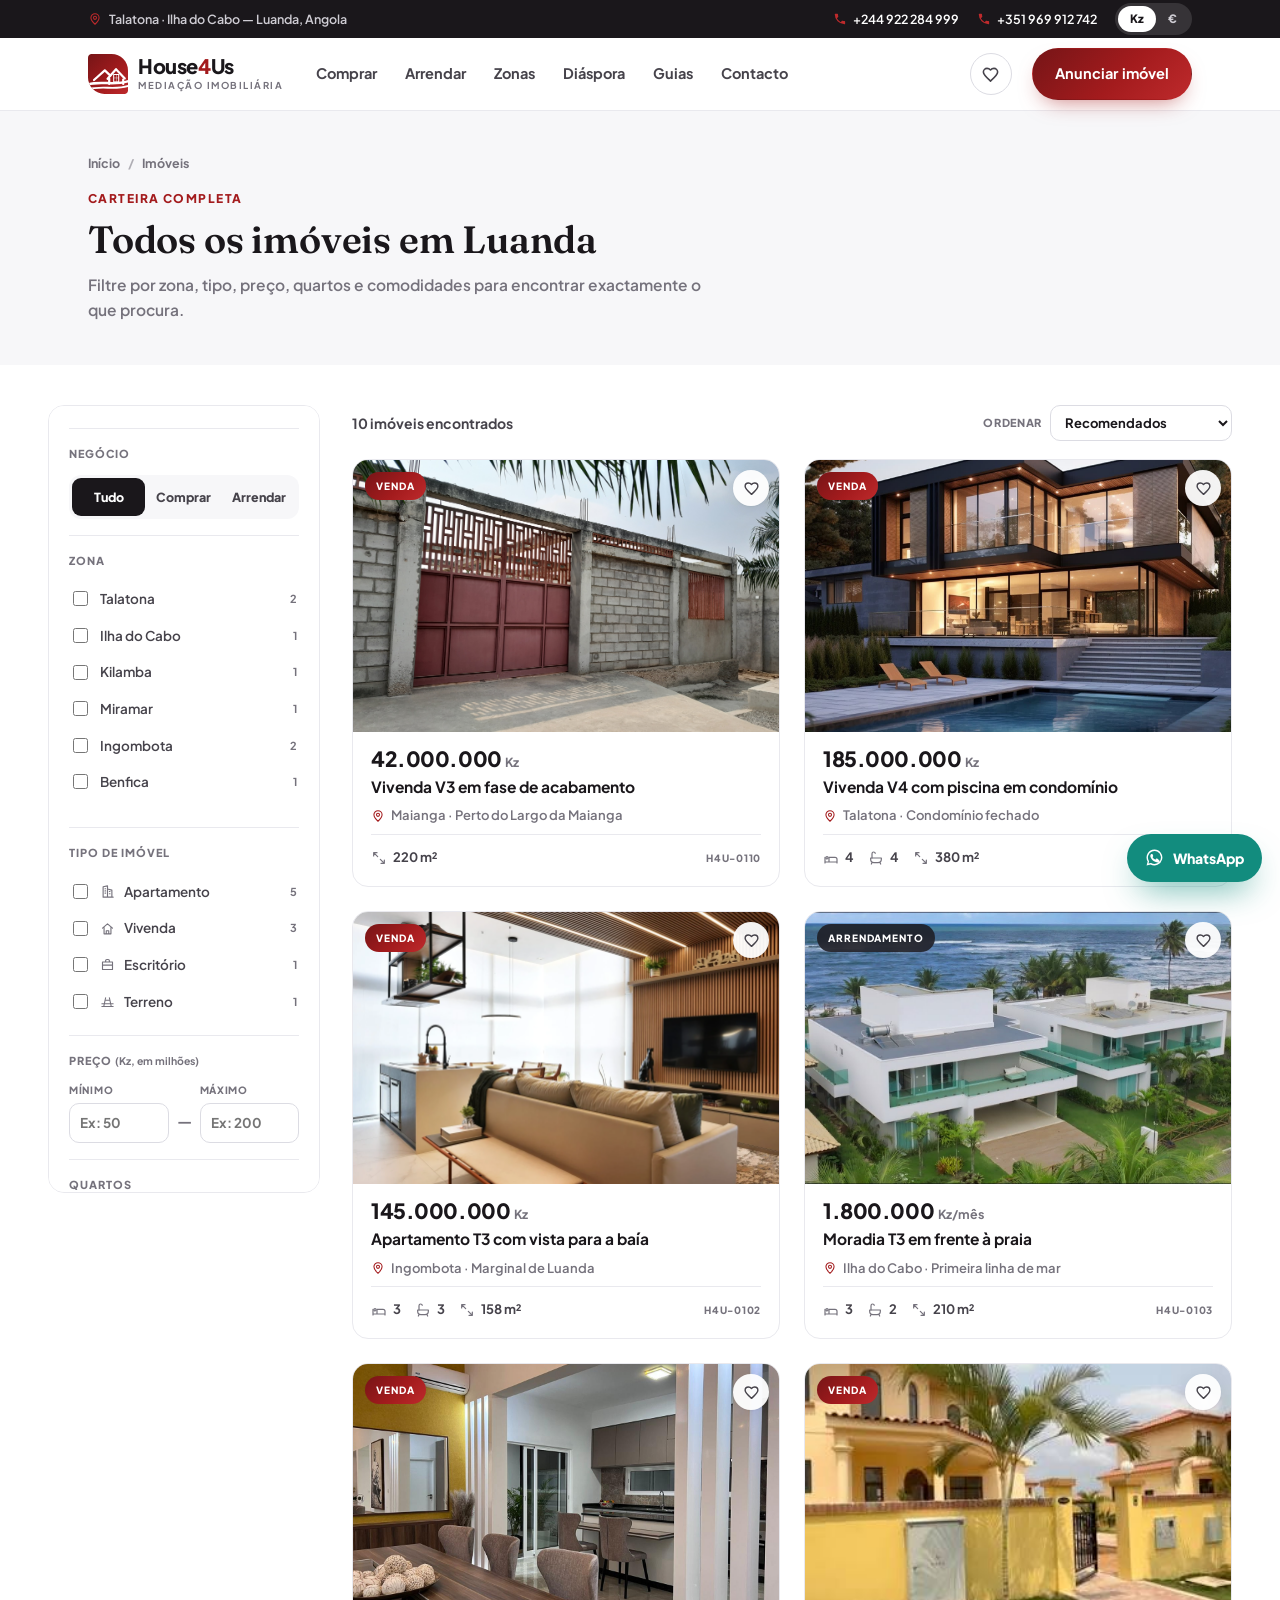
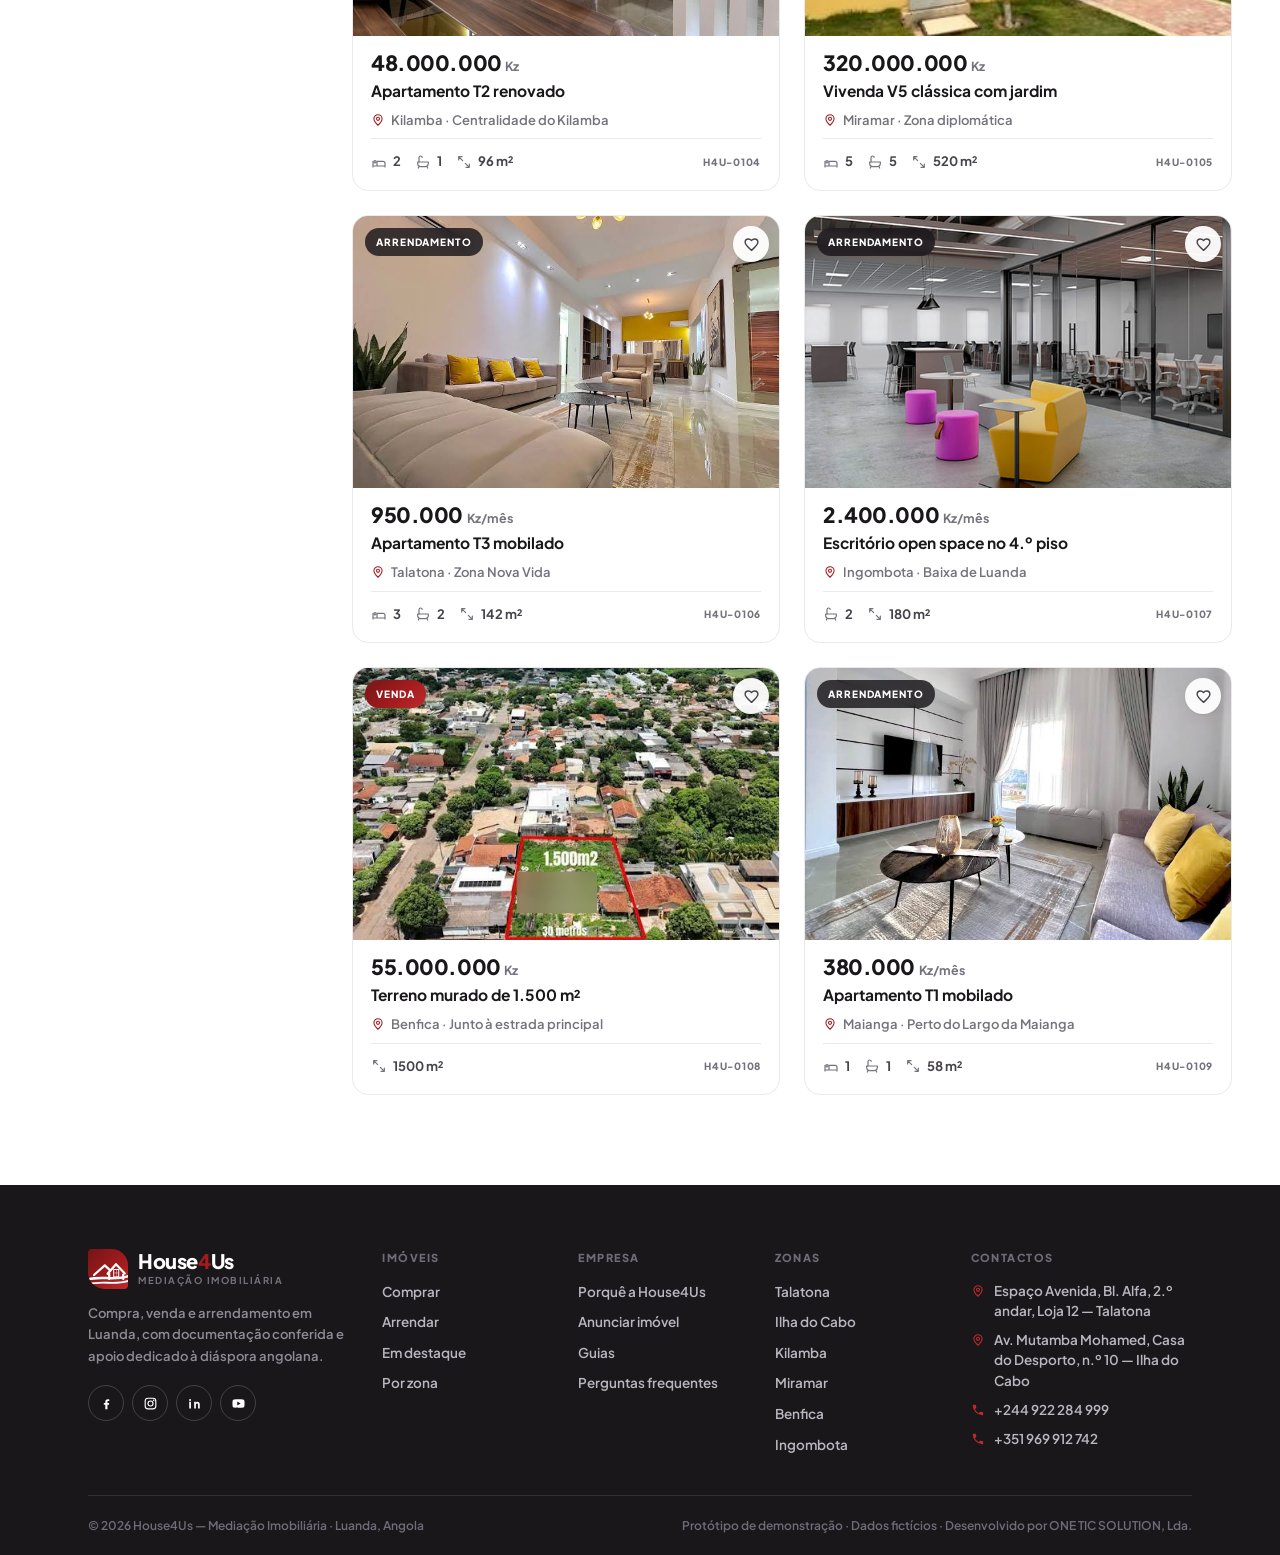
<file: public/imoveis.html>
<!DOCTYPE html>
<html lang="pt-AO">
<head>
<meta charset="utf-8">
<meta name="viewport" content="width=device-width, initial-scale=1">
<title>Todos os imóveis em Luanda — Comprar e Arrendar | House4Us</title>
<meta name="description" content="Veja todos os imóveis à venda e para arrendar em Luanda. Filtre por zona, tipo, preço, quartos e comodidades — documentação sempre conferida pela House4Us.">
<link rel="icon" href="data:image/svg+xml,%3Csvg xmlns='http://www.w3.org/2000/svg' viewBox='0 0 100 100'%3E%3Crect width='100' height='100' rx='24' fill='%23A31B1D'/%3E%3Cpath d='M22 58 50 32 78 58' fill='none' stroke='%23fff' stroke-width='9' stroke-linecap='round' stroke-linejoin='round'/%3E%3Cpath d='M6 78 C40 64 66 86 96 70' fill='none' stroke='%23fff' stroke-width='7' stroke-linecap='round'/%3E%3C/svg%3E">
<link rel="preconnect" href="https://fonts.googleapis.com">
<link rel="preconnect" href="https://fonts.gstatic.com" crossorigin>
<link href="https://fonts.googleapis.com/css2?family=Fraunces:ital,opsz,wght@0,9..144,500;0,9..144,600;0,9..144,700;1,9..144,500;1,9..144,600&family=Plus+Jakarta+Sans:wght@300;400;500;600;700;800&display=swap" rel="stylesheet">
<link rel="stylesheet" href="assets/css/style.css">
</head>
<body>

<!-- ============ SPRITE SVG: gradientes, logótipo, cenas e ícones ============ -->
<svg class="sprite" xmlns="http://www.w3.org/2000/svg" aria-hidden="true">
<defs>
<linearGradient id="gRed" x1="0" y1="0" x2="1" y2="1"><stop offset="0" stop-color="#761517"/><stop offset=".6" stop-color="#A31B1D"/><stop offset="1" stop-color="#BE2A2C"/></linearGradient>
<linearGradient id="gSky" x1="0" y1="0" x2="0" y2="1"><stop offset="0" stop-color="#241C33"/><stop offset=".38" stop-color="#63304A"/><stop offset=".66" stop-color="#C25B45"/><stop offset=".85" stop-color="#F0A45C"/><stop offset="1" stop-color="#F7BE7A"/></linearGradient>
<linearGradient id="gSkyLite" x1="0" y1="0" x2="0" y2="1"><stop offset="0" stop-color="#3A2A47"/><stop offset=".5" stop-color="#A85048"/><stop offset=".85" stop-color="#F0A45C"/></linearGradient>
<linearGradient id="gSea" x1="0" y1="0" x2="0" y2="1"><stop offset="0" stop-color="#A85149"/><stop offset="1" stop-color="#241E33"/></linearGradient>
<linearGradient id="gSeaBlue" x1="0" y1="0" x2="0" y2="1"><stop offset="0" stop-color="#3A7A80"/><stop offset="1" stop-color="#16404A"/></linearGradient>
<linearGradient id="gGlass" x1="0" y1="0" x2="0" y2="1"><stop offset="0" stop-color="#F5B25A"/><stop offset="1" stop-color="#C4633C"/></linearGradient>
<linearGradient id="gPool" x1="0" y1="0" x2="0" y2="1"><stop offset="0" stop-color="#E08A5C"/><stop offset="1" stop-color="#6E4458"/></linearGradient>
<linearGradient id="gBlue" x1="0" y1="0" x2="0" y2="1"><stop offset="0" stop-color="#202748"/><stop offset=".55" stop-color="#5A3A5E"/><stop offset="1" stop-color="#C97355"/></linearGradient>
<clipPath id="lgClip"><path d="M18 0H118C163 0 200 37 200 82V182C200 192 192 200 182 200H82C37 200 0 163 0 118V18C0 8 8 0 18 0Z"/></clipPath>
<g id="palm">
<path d="M43 140l7 0c-2-40 4-80-2-118l-9 2c8 37 2 76 4 116z"/>
<path d="M44 22C24 6 6 8 0 20 14 18 30 24 44 22z"/>
<path d="M44 22C60 4 82 4 92 14 76 14 58 20 44 22z"/>
<path d="M44 22C30 36 12 40 2 36 14 30 30 26 44 22z"/>
<path d="M44 22C58 36 78 40 90 36 76 30 58 26 44 22z"/>
<path d="M44 22C40 6 46 0 56 -2 50 8 48 14 44 22z"/>
</g>
</defs>

<!-- emblema recriado a partir do logótipo enviado -->
<symbol id="lg-mark" viewBox="0 0 200 200">
<path d="M18 0H118C163 0 200 37 200 82V182C200 192 192 200 182 200H82C37 200 0 163 0 118V18C0 8 8 0 18 0Z" fill="url(#gRed)"/>
<g clip-path="url(#lgClip)">
<g fill="none" stroke="#fff" stroke-width="11" stroke-linejoin="round" stroke-linecap="round">
<path d="M30 130 84 82 112 108"/>
<path d="M98 124 140 76 184 122"/>
<path d="M106 122V150M176 128V150"/>
</g>
<rect x="126" y="100" width="30" height="42" fill="#fff"/>
<rect x="131" y="105" width="9" height="14" fill="url(#gRed)"/><rect x="142" y="105" width="9" height="14" fill="url(#gRed)"/>
<rect x="131" y="121" width="9" height="16" fill="url(#gRed)"/><rect x="142" y="121" width="9" height="16" fill="url(#gRed)"/>
<path d="M-6 154C58 130 132 162 206 134" stroke="#fff" stroke-width="12" fill="none"/>
<path d="M-6 178C64 154 138 184 206 158" stroke="#fff" stroke-width="9" fill="none"/>
</g>
</symbol>

<!-- ícones -->
<symbol id="ic-pin" viewBox="0 0 24 24"><g fill="none" stroke="currentColor" stroke-width="1.8" stroke-linecap="round" stroke-linejoin="round"><path d="M12 21s-7-6.1-7-11a7 7 0 0 1 14 0c0 4.9-7 11-7 11z"/><circle cx="12" cy="10" r="2.6"/></g></symbol>
<symbol id="ic-phone" viewBox="0 0 24 24"><path fill="currentColor" d="M6.6 10.8a15 15 0 0 0 6.6 6.6l2.2-2.2a1 1 0 0 1 1-.24 11 11 0 0 0 3.4.55 1 1 0 0 1 1 1V20a1 1 0 0 1-1 1A17 17 0 0 1 3 4a1 1 0 0 1 1-1h3.5a1 1 0 0 1 1 1 11 11 0 0 0 .55 3.4 1 1 0 0 1-.24 1z"/></symbol>
<symbol id="ic-wa" viewBox="0 0 24 24"><path fill="currentColor" d="M12 2a10 10 0 0 0-8.6 15.1L2 22l5-1.3A10 10 0 1 0 12 2zm0 18.2c-1.5 0-3-.4-4.3-1.2l-.3-.2-3 .8.8-2.9-.2-.3A8.2 8.2 0 1 1 12 20.2zm4.6-6.1c-.3-.1-1.5-.8-1.7-.8-.2-.1-.4-.1-.6.1-.2.3-.7.8-.8 1-.2.2-.3.2-.6.1a6.7 6.7 0 0 1-3.3-2.9c-.3-.4 0-.5.2-.7l.5-.6c.1-.2.1-.4 0-.5l-.8-1.9c-.2-.5-.4-.4-.6-.4h-.5c-.2 0-.5.1-.7.3-.3.3-1 1-1 2.4s1 2.8 1.2 3c.1.2 2 3.1 4.9 4.3.7.3 1.2.5 1.7.6.7.2 1.3.2 1.8.1.6-.1 1.5-.6 1.7-1.2.2-.6.2-1.1.2-1.2-.1-.1-.3-.2-.6-.3z"/></symbol>
<symbol id="ic-heart" viewBox="0 0 24 24"><path stroke-linejoin="round" stroke-linecap="round" d="M12 20.3l-1.2-1.1C6 14.9 3 12.2 3 8.9A4.6 4.6 0 0 1 7.6 4.3c1.7 0 3.3.8 4.4 2a5.8 5.8 0 0 1 4.4-2A4.6 4.6 0 0 1 21 8.9c0 3.3-3 6-7.8 10.3z"/></symbol>
<symbol id="ic-search" viewBox="0 0 24 24"><g fill="none" stroke="currentColor" stroke-width="2" stroke-linecap="round"><circle cx="11" cy="11" r="7"/><path d="M16.5 16.5 21 21"/></g></symbol>
<symbol id="ic-close" viewBox="0 0 24 24"><path fill="none" stroke="currentColor" stroke-width="2.2" stroke-linecap="round" d="M6 6l12 12M18 6L6 18"/></symbol>
<symbol id="ic-menu" viewBox="0 0 24 24"><path fill="none" stroke="currentColor" stroke-width="2.2" stroke-linecap="round" d="M4 7h16M4 12h16M4 17h16"/></symbol>
<symbol id="ic-bed" viewBox="0 0 24 24"><g fill="none" stroke="currentColor" stroke-width="1.8" stroke-linecap="round" stroke-linejoin="round"><path d="M3 18v-7m0 7h18m-18 0v1.5M21 18v1.5M21 18v-4a3 3 0 0 0-3-3H9v7"/><circle cx="6" cy="11.5" r="1.7"/></g></symbol>
<symbol id="ic-bath" viewBox="0 0 24 24"><g fill="none" stroke="currentColor" stroke-width="1.8" stroke-linecap="round" stroke-linejoin="round"><path d="M4 12h16v2a5 5 0 0 1-5 5H9a5 5 0 0 1-5-5v-2z"/><path d="M6 12V5.5A2.5 2.5 0 0 1 8.5 3c1.2 0 2.1.8 2.4 1.9M5 21l1-2M19 21l-1-2"/></g></symbol>
<symbol id="ic-area" viewBox="0 0 24 24"><path fill="none" stroke="currentColor" stroke-width="1.8" stroke-linecap="round" stroke-linejoin="round" d="M4 9V4h5M20 15v5h-5M4 4l6 6M20 20l-6-6"/></symbol>
<symbol id="ic-build" viewBox="0 0 24 24"><path fill="none" stroke="currentColor" stroke-width="1.8" stroke-linecap="round" stroke-linejoin="round" d="M5 21V4.5L12 3v18M12 8l7 1.8V21M5 21h16M8 7.5h1M8 11h1M8 14.5h1M15 12h1M15 15.5h1"/></symbol>
<symbol id="ic-house" viewBox="0 0 24 24"><path fill="none" stroke="currentColor" stroke-width="1.8" stroke-linecap="round" stroke-linejoin="round" d="M4 11.5L12 4.5l8 7M6.5 10v10.5h11V10M10 20.5v-5h4v5"/></symbol>
<symbol id="ic-brief" viewBox="0 0 24 24"><path fill="none" stroke="currentColor" stroke-width="1.8" stroke-linejoin="round" d="M4 8h16v12H4zM9 8V6a2 2 0 0 1 2-2h2a2 2 0 0 1 2 2v2M4 13h16"/></symbol>
<symbol id="ic-land" viewBox="0 0 24 24"><path fill="none" stroke="currentColor" stroke-width="1.8" stroke-linecap="round" stroke-linejoin="round" d="M6 20L9 6M18 20L15 6M3 15.5h18M3 20h18M9.8 10h4.4"/></symbol>
<symbol id="ic-fb" viewBox="0 0 24 24"><path fill="currentColor" d="M13.5 21v-7h2.4l.4-2.8h-2.8V9.4c0-.8.3-1.4 1.5-1.4h1.4V5.5C16 5.4 15 5.3 14 5.3c-2.3 0-3.9 1.4-3.9 4v1.9H7.7V14h2.4v7z"/></symbol>
<symbol id="ic-ig" viewBox="0 0 24 24"><g fill="none" stroke="currentColor" stroke-width="1.8"><rect x="3.5" y="3.5" width="17" height="17" rx="4.5"/><circle cx="12" cy="12" r="4"/></g><circle cx="17" cy="7" r="1.3" fill="currentColor"/></symbol>
<symbol id="ic-li" viewBox="0 0 24 24"><path fill="currentColor" d="M6.3 9.2H3.6V20h2.7zM4.9 7.9a1.6 1.6 0 1 0 0-3.2 1.6 1.6 0 0 0 0 3.2zM20.4 20h-2.7v-5.6c0-1.4-.5-2.3-1.7-2.3-.9 0-1.5.6-1.7 1.2-.1.2-.1.5-.1.8V20h-2.7V9.2h2.7v1.5c.4-.6 1.1-1.5 2.7-1.5 2 0 3.5 1.3 3.5 4.1z"/></symbol>
<symbol id="ic-yt" viewBox="0 0 24 24"><path fill="currentColor" d="M21.3 7.3a2.5 2.5 0 0 0-1.7-1.8C18 5 12 5 12 5s-6 0-7.6.5A2.5 2.5 0 0 0 2.7 7.3 26 26 0 0 0 2.3 12a26 26 0 0 0 .4 4.7 2.5 2.5 0 0 0 1.7 1.8C6 19 12 19 12 19s6 0 7.6-.5a2.5 2.5 0 0 0 1.7-1.8 26 26 0 0 0 .4-4.7 26 26 0 0 0-.4-4.7zM10 15.2V8.8L15.5 12z"/></symbol>

<!-- cenas usadas como imagem de recurso quando um imóvel não tem foto -->
<symbol id="sc-villa" viewBox="0 0 400 300" preserveAspectRatio="xMidYMid slice">
<rect width="400" height="300" fill="url(#gSkyLite)"/>
<circle cx="318" cy="96" r="34" fill="#FFE0A8" opacity=".9"/>
<rect y="212" width="400" height="88" fill="#3A2C3E"/>
<rect x="52" y="118" width="212" height="98" fill="#F2EADB"/>
<rect x="52" y="118" width="212" height="98" fill="#000000" opacity=".07"/>
<rect x="52" y="108" width="230" height="14" fill="#241C2B"/>
<rect x="180" y="70" width="150" height="146" fill="#EDE2CE"/>
<rect x="168" y="60" width="174" height="14" fill="#241C2B"/>
<rect x="200" y="96" width="106" height="104" fill="url(#gGlass)"/>
<g stroke="#241C2B" stroke-width="5"><path d="M236 96v104M271 96v104M200 148h106"/></g>
<rect x="76" y="150" width="34" height="66" fill="#2E2433"/>
<rect x="126" y="150" width="34" height="42" fill="url(#gGlass)" opacity=".85"/>
<rect x="40" y="216" width="320" height="8" fill="#4A3A4E"/>
<rect x="60" y="236" width="260" height="34" fill="url(#gPool)"/>
<g stroke="#FFD9A8" stroke-width="2" opacity=".55"><path d="M72 246h96M180 256h120M92 264h140"/></g>
<use href="#palm" transform="translate(330,120) scale(.85)" fill="#241A2B"/>
<rect y="270" width="400" height="30" fill="#2A2030"/>
</symbol>
<symbol id="sc-towers" viewBox="0 0 400 300" preserveAspectRatio="xMidYMid slice">
<rect width="400" height="300" fill="url(#gSkyLite)"/>
<circle cx="70" cy="84" r="26" fill="#FFE0A8" opacity=".85"/>
<rect y="236" width="400" height="64" fill="#3A2C42"/>
<rect x="16" y="102" width="62" height="134" fill="#C4574A"/>
<rect x="90" y="66" width="62" height="170" fill="#DB9660"/>
<rect x="164" y="116" width="62" height="120" fill="#8E5F73"/>
<rect x="238" y="82" width="62" height="154" fill="#C4574A"/>
<rect x="312" y="124" width="70" height="112" fill="#B0788A"/>
</symbol>
<symbol id="sc-beach" viewBox="0 0 400 300" preserveAspectRatio="xMidYMid slice">
<rect width="400" height="300" fill="url(#gSkyLite)"/>
<circle cx="96" cy="88" r="30" fill="#FFE0A8" opacity=".9"/>
<rect y="150" width="400" height="86" fill="url(#gSeaBlue)"/>
<path d="M0 236C120 224 280 246 400 230L400 300L0 300Z" fill="#E9C896"/>
<use href="#palm" transform="translate(36,150) scale(1)" fill="#22303A"/>
<use href="#palm" transform="translate(352,150) scale(.8)" fill="#22303A"/>
</symbol>
<symbol id="sc-apartment" viewBox="0 0 400 300" preserveAspectRatio="xMidYMid slice">
<rect width="400" height="300" fill="#EFE7DA"/>
<rect y="216" width="400" height="84" fill="#C6A278"/>
<rect x="216" y="40" width="156" height="176" fill="#241C2B"/>
<rect x="224" y="48" width="140" height="160" fill="url(#gSkyLite)"/>
<circle cx="330" cy="96" r="18" fill="#FFE0A8"/>
</symbol>
<symbol id="sc-office" viewBox="0 0 400 300" preserveAspectRatio="xMidYMid slice">
<rect width="400" height="300" fill="url(#gBlue)"/>
<circle cx="330" cy="80" r="24" fill="#FFE0A8" opacity=".7"/>
<rect x="120" y="26" width="160" height="222" fill="#2A3352"/>
<rect x="130" y="36" width="32" height="168" fill="#38426B"/>
<rect x="168" y="36" width="32" height="168" fill="#313B60"/>
<rect x="206" y="36" width="32" height="168" fill="#38426B"/>
<rect x="244" y="36" width="32" height="168" fill="#313B60"/>
</symbol>
<symbol id="sc-terreno" viewBox="0 0 400 300" preserveAspectRatio="xMidYMid slice">
<rect width="400" height="300" fill="url(#gSkyLite)"/>
<circle cx="86" cy="92" r="30" fill="#FFE0A8" opacity=".9"/>
<path d="M0 176h400v124H0z" fill="#B98A5C"/>
<path d="M0 176h400v10H0z" fill="#8F6A46"/>
</symbol>
<symbol id="sc-miramar" viewBox="0 0 400 300" preserveAspectRatio="xMidYMid slice">
<rect width="400" height="300" fill="url(#gSkyLite)"/>
<rect x="250" y="150" width="150" height="60" fill="url(#gSeaBlue)"/>
<path d="M60 132L160 84L260 132z" fill="#A6453C"/>
<rect x="76" y="132" width="168" height="84" fill="#F2E7D2"/>
</symbol>
</svg>

<!-- ============ BARRA SUPERIOR ============ -->
<div class="topbar"><div class="wrap topbar-in">
<span class="loc"><svg><use href="#ic-pin"/></svg>Talatona · Ilha do Cabo — Luanda, Angola</span>
<a class="tb-tel" href="tel:+244922284999"><svg><use href="#ic-phone"/></svg>+244 922 284 999</a>
<a class="tb-tel" href="tel:+351969912742"><svg><use href="#ic-phone"/></svg>+351 969 912 742</a>
<div class="moeda" role="group" aria-label="Moeda dos preços">
<button class="moeda-btn" data-moeda="kz" aria-pressed="true">Kz</button>
<button class="moeda-btn" data-moeda="eur" aria-pressed="false">€</button>
</div>
</div></div>

<!-- ============ CABEÇALHO ============ -->
<header class="site-head" id="topo"><div class="wrap head-in">
<a class="brand" href="index.html" aria-label="House4Us — início">
<svg aria-hidden="true"><use href="#lg-mark"/></svg>
<span class="brand-txt"><b>House<i>4</i>Us</b><span>Mediação Imobiliária</span></span>
</a>
<nav class="nav" aria-label="Navegação principal">
<a href="imoveis.html?negocio=venda">Comprar</a>
<a href="imoveis.html?negocio=arrendamento">Arrendar</a>
<a href="index.html#zonas">Zonas</a>
<a href="index.html#diaspora">Diáspora</a>
<a href="index.html#guias">Guias</a>
<a href="index.html#contacto">Contacto</a>
</nav>
<span class="saved-ind" title="Imóveis guardados"><svg aria-hidden="true"><use href="#ic-heart"/></svg><span class="saved-badge" id="savedBadge" hidden>0</span></span>
<a class="btn btn--red head-anunciar" href="index.html#vender">Anunciar imóvel</a>
<button class="burger" id="btnMenu" aria-label="Abrir menu" aria-expanded="false"><svg aria-hidden="true"><use href="#ic-menu"/></svg></button>
</div></header>

<!-- menu móvel -->
<div class="mmenu" id="mmenu">
<div class="mmenu-panel">
<div class="mmenu-head">
<span class="brand-txt"><b>House<i>4</i>Us</b></span>
<button class="mclose mclose--static" id="btnMenuFechar" aria-label="Fechar menu"><svg aria-hidden="true"><use href="#ic-close"/></svg></button>
</div>
<nav aria-label="Menu móvel">
<a href="imoveis.html?negocio=venda">Comprar</a>
<a href="imoveis.html?negocio=arrendamento">Arrendar</a>
<a href="index.html#zonas">Zonas</a>
<a href="index.html#diaspora">Diáspora</a>
<a href="index.html#vender">Anunciar imóvel</a>
<a href="index.html#guias">Guias</a>
<a href="index.html#contacto">Contacto</a>
</nav>
<div class="mmenu-div"></div>
<a class="mmenu-tel" href="tel:+244922284999"><svg><use href="#ic-phone"/></svg>+244 922 284 999</a>
<a class="mmenu-tel" href="tel:+351969912742"><svg><use href="#ic-phone"/></svg>+351 969 912 742</a>
<a class="btn btn--red" href="index.html#vender">Anunciar imóvel</a>
</div>
</div>

<main>
<!-- ============ CABEÇALHO DA PÁGINA ============ -->
<section class="section section--tint plisto-head"><div class="wrap">
<p class="crumb"><a href="index.html">Início</a><span>/</span>Imóveis</p>
<p class="overline">Carteira completa</p>
<h1 class="h2">Todos os imóveis em Luanda</h1>
<p class="lede">Filtre por zona, tipo, preço, quartos e comodidades para encontrar exactamente o que procura.</p>
</div></section>

<!-- ============ LISTAGEM ============ -->
<section class="section plisto"><div class="wrap wrap--wide">
<div class="flayout">

<div class="fbackdrop" id="fBackdrop"></div>
<aside class="fsidebar" id="fSidebar" aria-label="Filtros de pesquisa">
<div class="fsb-head">
<h2>Filtros</h2>
<button class="mclose mclose--static" id="fFechar" aria-label="Fechar filtros"><svg aria-hidden="true"><use href="#ic-close"/></svg></button>
</div>

<div class="fgroup">
<span class="fgroup-t">Negócio</span>
<div class="fneg" id="fNeg">
<button type="button" data-neg="todos" aria-pressed="true">Tudo</button>
<button type="button" data-neg="venda" aria-pressed="false">Comprar</button>
<button type="button" data-neg="arrendamento" aria-pressed="false">Arrendar</button>
</div>
</div>

<div class="fgroup">
<span class="fgroup-t">Zona</span>
<div class="flist" id="fZonas"></div>
</div>

<div class="fgroup">
<span class="fgroup-t">Tipo de imóvel</span>
<div class="flist" id="fTipos"></div>
</div>

<div class="fgroup">
<span class="fgroup-t">Preço <small>(Kz, em milhões)</small></span>
<div class="frange">
<label>Mínimo<input type="number" id="fPrecoMin" min="0" step="1" placeholder="Ex: 50" inputmode="numeric"></label>
<span class="frange-d">—</span>
<label>Máximo<input type="number" id="fPrecoMax" min="0" step="1" placeholder="Ex: 200" inputmode="numeric"></label>
</div>
</div>

<div class="fgroup">
<span class="fgroup-t">Quartos</span>
<div class="fchips" id="fQuartos">
<button type="button" data-q="0" aria-pressed="true">Qualquer</button>
<button type="button" data-q="1" aria-pressed="false">1+</button>
<button type="button" data-q="2" aria-pressed="false">2+</button>
<button type="button" data-q="3" aria-pressed="false">3+</button>
<button type="button" data-q="4" aria-pressed="false">4+</button>
<button type="button" data-q="5" aria-pressed="false">5+</button>
</div>
</div>

<div class="fgroup">
<span class="fgroup-t">Área mínima <small>(m²)</small></span>
<input type="number" id="fAreaMin" min="0" step="1" placeholder="Qualquer área" class="finput" inputmode="numeric">
</div>

<div class="fgroup fgroup--last">
<span class="fgroup-t">Comodidades</span>
<div class="fchips" id="fExtras"></div>
</div>

<button type="button" class="btn btn--ghost fsb-limpar" id="fLimpar">Limpar filtros</button>
</aside>

<div class="fresults">
<div class="ftoolbar">
<button type="button" class="btn-filtros" id="btnFiltros"><svg aria-hidden="true"><use href="#ic-search"/></svg>Filtros<span class="fbadge" id="filtrosBadge" hidden>0</span></button>
<span class="ftoolbar-count" id="resCount"></span>
<button type="button" class="ftoolbar-limpar" id="toolbarLimpar" hidden>Limpar filtros</button>
<label class="fordem">Ordenar<select id="fOrdem">
<option value="relevancia">Recomendados</option>
<option value="precoAsc">Preço: menor primeiro</option>
<option value="precoDesc">Preço: maior primeiro</option>
<option value="areaDesc">Maior área</option>
</select></label>
</div>
<div class="pgrid" id="resGrid" data-reveal></div>
</div>

</div>
</div></section>
</main>

<!-- ============ RODAPÉ ============ -->
<footer class="site-foot"><div class="wrap">
<div class="foot-top">
<div class="foot-brand">
<a class="brand" href="index.html"><svg aria-hidden="true"><use href="#lg-mark"/></svg><span class="brand-txt"><b>House<i>4</i>Us</b><span>Mediação Imobiliária</span></span></a>
<p>Compra, venda e arrendamento em Luanda, com documentação conferida e apoio dedicado à diáspora angolana.</p>
<div class="socials">
<a href="#topo" aria-label="Facebook"><svg aria-hidden="true"><use href="#ic-fb"/></svg></a>
<a href="#topo" aria-label="Instagram"><svg aria-hidden="true"><use href="#ic-ig"/></svg></a>
<a href="#topo" aria-label="LinkedIn"><svg aria-hidden="true"><use href="#ic-li"/></svg></a>
<a href="#topo" aria-label="YouTube"><svg aria-hidden="true"><use href="#ic-yt"/></svg></a>
</div>
</div>
<div>
<h4>Imóveis</h4>
<ul>
<li><a href="imoveis.html?negocio=venda">Comprar</a></li>
<li><a href="imoveis.html?negocio=arrendamento">Arrendar</a></li>
<li><a href="index.html#destaques">Em destaque</a></li>
<li><a href="index.html#zonas">Por zona</a></li>
</ul>
</div>
<div>
<h4>Empresa</h4>
<ul>
<li><a href="index.html#porque">Porquê a House4Us</a></li>
<li><a href="index.html#vender">Anunciar imóvel</a></li>
<li><a href="index.html#guias">Guias</a></li>
<li><a href="index.html#faq">Perguntas frequentes</a></li>
</ul>
</div>
<div>
<h4>Zonas</h4>
<ul>
<li><a href="imoveis.html?zona=Talatona">Talatona</a></li>
<li><a href="imoveis.html?zona=Ilha do Cabo">Ilha do Cabo</a></li>
<li><a href="imoveis.html?zona=Kilamba">Kilamba</a></li>
<li><a href="imoveis.html?zona=Miramar">Miramar</a></li>
<li><a href="imoveis.html?zona=Benfica">Benfica</a></li>
<li><a href="imoveis.html?zona=Ingombota">Ingombota</a></li>
</ul>
</div>
<div class="foot-contact">
<h4>Contactos</h4>
<ul>
<li><svg aria-hidden="true"><use href="#ic-pin"/></svg>Espaço Avenida, Bl. Alfa, 2.º andar, Loja 12 — Talatona</li>
<li><svg aria-hidden="true"><use href="#ic-pin"/></svg>Av. Mutamba Mohamed, Casa do Desporto, n.º 10 — Ilha do Cabo</li>
<li><svg aria-hidden="true"><use href="#ic-phone"/></svg><a href="tel:+244922284999">+244 922 284 999</a></li>
<li><svg aria-hidden="true"><use href="#ic-phone"/></svg><a href="tel:+351969912742">+351 969 912 742</a></li>
</ul>
</div>
</div>
<div class="foot-bot">
<span>© 2026 House4Us — Mediação Imobiliária · Luanda, Angola</span>
<span>Protótipo de demonstração · Dados fictícios · Desenvolvido por ONE TIC SOLUTION, Lda.</span>
</div>
</div></footer>

<!-- WhatsApp flutuante -->
<a class="fab" href="https://wa.me/244922284999?text=Ol%C3%A1%2C%20vi%20o%20site%20da%20House4Us%20e%20gostava%20de%20mais%20informa%C3%A7%C3%B5es." target="_blank" rel="noopener" aria-label="Falar no WhatsApp">
<svg aria-hidden="true"><use href="#ic-wa"/></svg><span>WhatsApp</span>
</a>

<!-- ============ MODAL DE FICHA ============ -->
<div class="modal" id="modal" role="dialog" aria-modal="true" aria-labelledby="mTitle">
<div class="mbox">
<div class="mmedia">
<img id="mFoto" alt="" hidden>
<svg id="mScene" aria-hidden="true"><use href="#sc-villa"/></svg>
<span class="pbadge" id="mBadge">Venda</span>
<button class="mclose" id="mFechar" aria-label="Fechar ficha"><svg aria-hidden="true"><use href="#ic-close"/></svg></button>
</div>
<div class="mbody">
<div>
<h3 class="mtitle" id="mTitle"></h3>
<p class="pplace"><svg aria-hidden="true"><use href="#ic-pin"/></svg><span id="mZona"></span></p>
<p class="mprice" id="mPreco"></p>
<div class="mspecs" id="mSpecs"></div>
<p class="mdesc" id="mDesc"></p>
<div class="mextras" id="mExtras"></div>
</div>
<aside class="magent">
<div class="magent-p"><span class="mava">CM</span><span><b>Carlos Morais</b><span>Director Geral · House4Us</span></span></div>
<a class="btn btn--red" id="mWa" href="#" target="_blank" rel="noopener"><svg class="bi" aria-hidden="true"><use href="#ic-wa"/></svg>Pedir informações</a>
<a class="btn btn--ghost" href="tel:+244922284999"><svg class="bi" aria-hidden="true"><use href="#ic-phone"/></svg>+244 922 284 999</a>
<p class="mref" id="mRef"></p>
</aside>
</div>
</div>
</div>

<script src="assets/js/dados.js" defer></script>
<script src="assets/js/util.js" defer></script>
<script src="assets/js/listagem.js" defer></script>
</body>
</html>
</file>
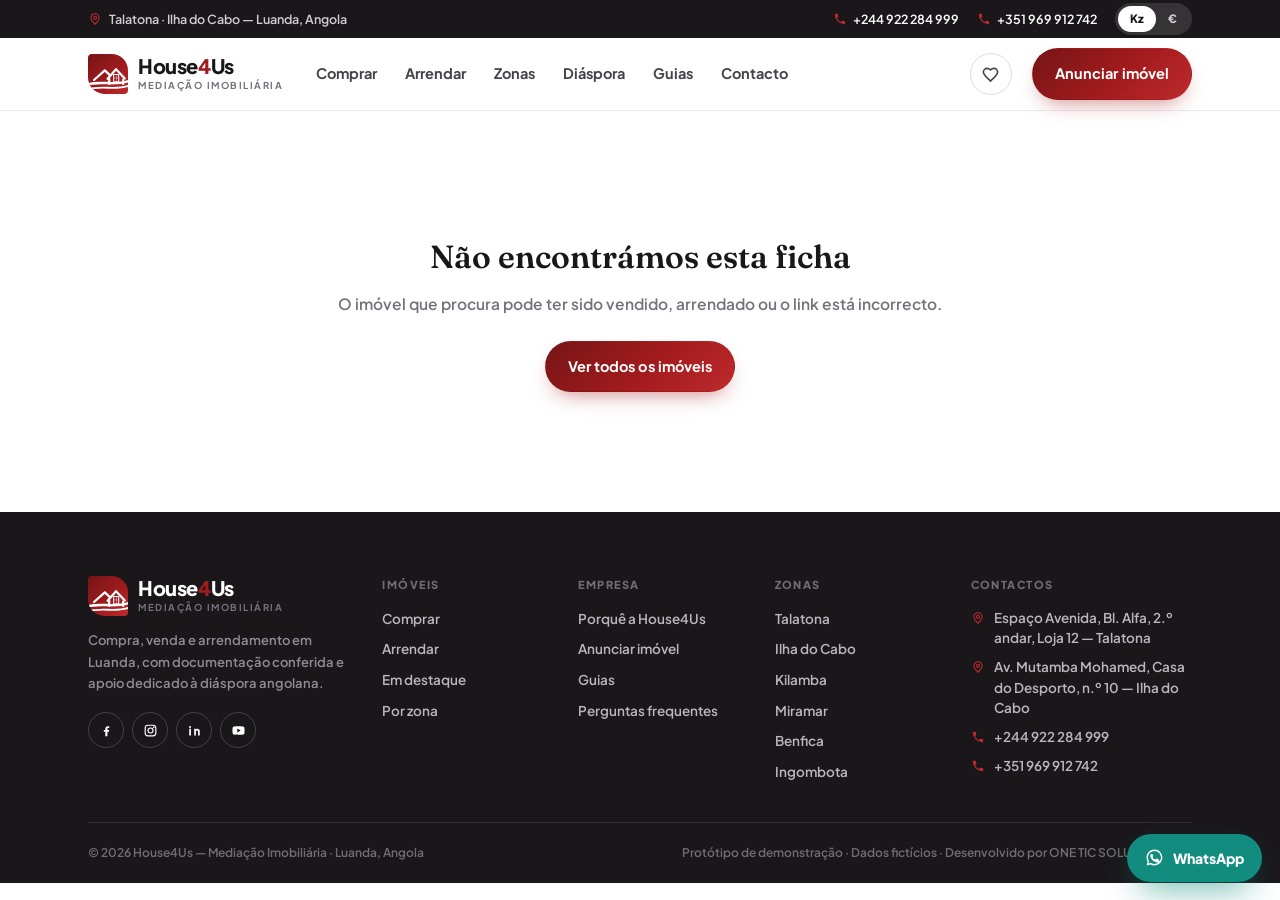
<file: public/imovel.html>
<!DOCTYPE html>
<html lang="pt-AO">
<head>
<meta charset="utf-8">
<meta name="viewport" content="width=device-width, initial-scale=1">
<title>Ficha do imóvel | House4Us</title>
<meta name="description" id="metaDesc" content="Ficha completa de imóvel em Luanda, com fotos, preço, comodidades e contacto directo com a House4Us.">
<link rel="icon" href="data:image/svg+xml,%3Csvg xmlns='http://www.w3.org/2000/svg' viewBox='0 0 100 100'%3E%3Crect width='100' height='100' rx='24' fill='%23A31B1D'/%3E%3Cpath d='M22 58 50 32 78 58' fill='none' stroke='%23fff' stroke-width='9' stroke-linecap='round' stroke-linejoin='round'/%3E%3Cpath d='M6 78 C40 64 66 86 96 70' fill='none' stroke='%23fff' stroke-width='7' stroke-linecap='round'/%3E%3C/svg%3E">
<link rel="preconnect" href="https://fonts.googleapis.com">
<link rel="preconnect" href="https://fonts.gstatic.com" crossorigin>
<link href="https://fonts.googleapis.com/css2?family=Fraunces:ital,opsz,wght@0,9..144,500;0,9..144,600;0,9..144,700;1,9..144,500;1,9..144,600&family=Plus+Jakarta+Sans:wght@300;400;500;600;700;800&display=swap" rel="stylesheet">
<link rel="stylesheet" href="assets/css/style.css">
</head>
<body>

<!-- ============ SPRITE SVG ============ -->
<svg class="sprite" xmlns="http://www.w3.org/2000/svg" aria-hidden="true">
<defs>
<linearGradient id="gRed" x1="0" y1="0" x2="1" y2="1"><stop offset="0" stop-color="#761517"/><stop offset=".6" stop-color="#A31B1D"/><stop offset="1" stop-color="#BE2A2C"/></linearGradient>
<linearGradient id="gSkyLite" x1="0" y1="0" x2="0" y2="1"><stop offset="0" stop-color="#3A2A47"/><stop offset=".5" stop-color="#A85048"/><stop offset=".85" stop-color="#F0A45C"/></linearGradient>
<linearGradient id="gSeaBlue" x1="0" y1="0" x2="0" y2="1"><stop offset="0" stop-color="#3A7A80"/><stop offset="1" stop-color="#16404A"/></linearGradient>
<linearGradient id="gGlass" x1="0" y1="0" x2="0" y2="1"><stop offset="0" stop-color="#F5B25A"/><stop offset="1" stop-color="#C4633C"/></linearGradient>
<linearGradient id="gPool" x1="0" y1="0" x2="0" y2="1"><stop offset="0" stop-color="#E08A5C"/><stop offset="1" stop-color="#6E4458"/></linearGradient>
<linearGradient id="gBlue" x1="0" y1="0" x2="0" y2="1"><stop offset="0" stop-color="#202748"/><stop offset=".55" stop-color="#5A3A5E"/><stop offset="1" stop-color="#C97355"/></linearGradient>
<clipPath id="lgClip"><path d="M18 0H118C163 0 200 37 200 82V182C200 192 192 200 182 200H82C37 200 0 163 0 118V18C0 8 8 0 18 0Z"/></clipPath>
<g id="palm">
<path d="M43 140l7 0c-2-40 4-80-2-118l-9 2c8 37 2 76 4 116z"/>
<path d="M44 22C24 6 6 8 0 20 14 18 30 24 44 22z"/>
<path d="M44 22C60 4 82 4 92 14 76 14 58 20 44 22z"/>
<path d="M44 22C30 36 12 40 2 36 14 30 30 26 44 22z"/>
<path d="M44 22C58 36 78 40 90 36 76 30 58 26 44 22z"/>
<path d="M44 22C40 6 46 0 56 -2 50 8 48 14 44 22z"/>
</g>
</defs>
<symbol id="lg-mark" viewBox="0 0 200 200">
<path d="M18 0H118C163 0 200 37 200 82V182C200 192 192 200 182 200H82C37 200 0 163 0 118V18C0 8 8 0 18 0Z" fill="url(#gRed)"/>
<g clip-path="url(#lgClip)">
<g fill="none" stroke="#fff" stroke-width="11" stroke-linejoin="round" stroke-linecap="round">
<path d="M30 130 84 82 112 108"/>
<path d="M98 124 140 76 184 122"/>
<path d="M106 122V150M176 128V150"/>
</g>
<rect x="126" y="100" width="30" height="42" fill="#fff"/>
<rect x="131" y="105" width="9" height="14" fill="url(#gRed)"/><rect x="142" y="105" width="9" height="14" fill="url(#gRed)"/>
<rect x="131" y="121" width="9" height="16" fill="url(#gRed)"/><rect x="142" y="121" width="9" height="16" fill="url(#gRed)"/>
<path d="M-6 154C58 130 132 162 206 134" stroke="#fff" stroke-width="12" fill="none"/>
<path d="M-6 178C64 154 138 184 206 158" stroke="#fff" stroke-width="9" fill="none"/>
</g>
</symbol>
<symbol id="ic-pin" viewBox="0 0 24 24"><g fill="none" stroke="currentColor" stroke-width="1.8" stroke-linecap="round" stroke-linejoin="round"><path d="M12 21s-7-6.1-7-11a7 7 0 0 1 14 0c0 4.9-7 11-7 11z"/><circle cx="12" cy="10" r="2.6"/></g></symbol>
<symbol id="ic-phone" viewBox="0 0 24 24"><path fill="currentColor" d="M6.6 10.8a15 15 0 0 0 6.6 6.6l2.2-2.2a1 1 0 0 1 1-.24 11 11 0 0 0 3.4.55 1 1 0 0 1 1 1V20a1 1 0 0 1-1 1A17 17 0 0 1 3 4a1 1 0 0 1 1-1h3.5a1 1 0 0 1 1 1 11 11 0 0 0 .55 3.4 1 1 0 0 1-.24 1z"/></symbol>
<symbol id="ic-wa" viewBox="0 0 24 24"><path fill="currentColor" d="M12 2a10 10 0 0 0-8.6 15.1L2 22l5-1.3A10 10 0 1 0 12 2zm0 18.2c-1.5 0-3-.4-4.3-1.2l-.3-.2-3 .8.8-2.9-.2-.3A8.2 8.2 0 1 1 12 20.2zm4.6-6.1c-.3-.1-1.5-.8-1.7-.8-.2-.1-.4-.1-.6.1-.2.3-.7.8-.8 1-.2.2-.3.2-.6.1a6.7 6.7 0 0 1-3.3-2.9c-.3-.4 0-.5.2-.7l.5-.6c.1-.2.1-.4 0-.5l-.8-1.9c-.2-.5-.4-.4-.6-.4h-.5c-.2 0-.5.1-.7.3-.3.3-1 1-1 2.4s1 2.8 1.2 3c.1.2 2 3.1 4.9 4.3.7.3 1.2.5 1.7.6.7.2 1.3.2 1.8.1.6-.1 1.5-.6 1.7-1.2.2-.6.2-1.1.2-1.2-.1-.1-.3-.2-.6-.3z"/></symbol>
<symbol id="ic-heart" viewBox="0 0 24 24"><path stroke-linejoin="round" stroke-linecap="round" d="M12 20.3l-1.2-1.1C6 14.9 3 12.2 3 8.9A4.6 4.6 0 0 1 7.6 4.3c1.7 0 3.3.8 4.4 2a5.8 5.8 0 0 1 4.4-2A4.6 4.6 0 0 1 21 8.9c0 3.3-3 6-7.8 10.3z"/></symbol>
<symbol id="ic-close" viewBox="0 0 24 24"><path fill="none" stroke="currentColor" stroke-width="2.2" stroke-linecap="round" d="M6 6l12 12M18 6L6 18"/></symbol>
<symbol id="ic-menu" viewBox="0 0 24 24"><path fill="none" stroke="currentColor" stroke-width="2.2" stroke-linecap="round" d="M4 7h16M4 12h16M4 17h16"/></symbol>
<symbol id="ic-bed" viewBox="0 0 24 24"><g fill="none" stroke="currentColor" stroke-width="1.8" stroke-linecap="round" stroke-linejoin="round"><path d="M3 18v-7m0 7h18m-18 0v1.5M21 18v1.5M21 18v-4a3 3 0 0 0-3-3H9v7"/><circle cx="6" cy="11.5" r="1.7"/></g></symbol>
<symbol id="ic-bath" viewBox="0 0 24 24"><g fill="none" stroke="currentColor" stroke-width="1.8" stroke-linecap="round" stroke-linejoin="round"><path d="M4 12h16v2a5 5 0 0 1-5 5H9a5 5 0 0 1-5-5v-2z"/><path d="M6 12V5.5A2.5 2.5 0 0 1 8.5 3c1.2 0 2.1.8 2.4 1.9M5 21l1-2M19 21l-1-2"/></g></symbol>
<symbol id="ic-area" viewBox="0 0 24 24"><path fill="none" stroke="currentColor" stroke-width="1.8" stroke-linecap="round" stroke-linejoin="round" d="M4 9V4h5M20 15v5h-5M4 4l6 6M20 20l-6-6"/></symbol>
<symbol id="ic-check" viewBox="0 0 24 24"><path fill="none" stroke="currentColor" stroke-width="2.2" stroke-linecap="round" stroke-linejoin="round" d="M4 12.5l5 5L20 6.5"/></symbol>
<symbol id="ic-shield" viewBox="0 0 24 24"><path fill="none" stroke="currentColor" stroke-width="1.8" stroke-linecap="round" stroke-linejoin="round" d="M12 3l7 2.6v5.2c0 4.6-3 8.2-7 10.2-4-2-7-5.6-7-10.2V5.6zM8.8 12l2.3 2.3 4.2-4.3"/></symbol>
<symbol id="ic-arrow" viewBox="0 0 24 24"><path fill="none" stroke="currentColor" stroke-width="2" stroke-linecap="round" stroke-linejoin="round" d="M5 12h14M13 6l6 6-6 6"/></symbol>
<symbol id="ic-fb" viewBox="0 0 24 24"><path fill="currentColor" d="M13.5 21v-7h2.4l.4-2.8h-2.8V9.4c0-.8.3-1.4 1.5-1.4h1.4V5.5C16 5.4 15 5.3 14 5.3c-2.3 0-3.9 1.4-3.9 4v1.9H7.7V14h2.4v7z"/></symbol>
<symbol id="ic-ig" viewBox="0 0 24 24"><g fill="none" stroke="currentColor" stroke-width="1.8"><rect x="3.5" y="3.5" width="17" height="17" rx="4.5"/><circle cx="12" cy="12" r="4"/></g><circle cx="17" cy="7" r="1.3" fill="currentColor"/></symbol>
<symbol id="ic-li" viewBox="0 0 24 24"><path fill="currentColor" d="M6.3 9.2H3.6V20h2.7zM4.9 7.9a1.6 1.6 0 1 0 0-3.2 1.6 1.6 0 0 0 0 3.2zM20.4 20h-2.7v-5.6c0-1.4-.5-2.3-1.7-2.3-.9 0-1.5.6-1.7 1.2-.1.2-.1.5-.1.8V20h-2.7V9.2h2.7v1.5c.4-.6 1.1-1.5 2.7-1.5 2 0 3.5 1.3 3.5 4.1z"/></symbol>
<symbol id="ic-yt" viewBox="0 0 24 24"><path fill="currentColor" d="M21.3 7.3a2.5 2.5 0 0 0-1.7-1.8C18 5 12 5 12 5s-6 0-7.6.5A2.5 2.5 0 0 0 2.7 7.3 26 26 0 0 0 2.3 12a26 26 0 0 0 .4 4.7 2.5 2.5 0 0 0 1.7 1.8C6 19 12 19 12 19s6 0 7.6-.5a2.5 2.5 0 0 0 1.7-1.8 26 26 0 0 0 .4-4.7 26 26 0 0 0-.4-4.7zM10 15.2V8.8L15.5 12z"/></symbol>
<symbol id="sc-villa" viewBox="0 0 400 300" preserveAspectRatio="xMidYMid slice"><rect width="400" height="300" fill="url(#gSkyLite)"/><circle cx="318" cy="96" r="34" fill="#FFE0A8" opacity=".9"/><rect y="212" width="400" height="88" fill="#3A2C3E"/><rect x="52" y="118" width="212" height="98" fill="#F2EADB"/><rect x="180" y="70" width="150" height="146" fill="#EDE2CE"/><rect x="200" y="96" width="106" height="104" fill="url(#gGlass)"/><rect x="60" y="236" width="260" height="34" fill="url(#gPool)"/></symbol>
<symbol id="sc-towers" viewBox="0 0 400 300" preserveAspectRatio="xMidYMid slice"><rect width="400" height="300" fill="url(#gSkyLite)"/><rect y="236" width="400" height="64" fill="#3A2C42"/><rect x="16" y="102" width="62" height="134" fill="#C4574A"/><rect x="90" y="66" width="62" height="170" fill="#DB9660"/><rect x="164" y="116" width="62" height="120" fill="#8E5F73"/><rect x="238" y="82" width="62" height="154" fill="#C4574A"/><rect x="312" y="124" width="70" height="112" fill="#B0788A"/></symbol>
<symbol id="sc-beach" viewBox="0 0 400 300" preserveAspectRatio="xMidYMid slice"><rect width="400" height="300" fill="url(#gSkyLite)"/><rect y="150" width="400" height="86" fill="url(#gSeaBlue)"/><path d="M0 236C120 224 280 246 400 230L400 300L0 300Z" fill="#E9C896"/><use href="#palm" transform="translate(36,150) scale(1)" fill="#22303A"/></symbol>
<symbol id="sc-apartment" viewBox="0 0 400 300" preserveAspectRatio="xMidYMid slice"><rect width="400" height="300" fill="#EFE7DA"/><rect y="216" width="400" height="84" fill="#C6A278"/><rect x="216" y="40" width="156" height="176" fill="#241C2B"/><rect x="224" y="48" width="140" height="160" fill="url(#gSkyLite)"/></symbol>
<symbol id="sc-office" viewBox="0 0 400 300" preserveAspectRatio="xMidYMid slice"><rect width="400" height="300" fill="url(#gBlue)"/><rect x="120" y="26" width="160" height="222" fill="#2A3352"/><rect x="130" y="36" width="32" height="168" fill="#38426B"/><rect x="206" y="36" width="32" height="168" fill="#38426B"/></symbol>
<symbol id="sc-terreno" viewBox="0 0 400 300" preserveAspectRatio="xMidYMid slice"><rect width="400" height="300" fill="url(#gSkyLite)"/><path d="M0 176h400v124H0z" fill="#B98A5C"/><path d="M0 176h400v10H0z" fill="#8F6A46"/></symbol>
<symbol id="sc-miramar" viewBox="0 0 400 300" preserveAspectRatio="xMidYMid slice"><rect width="400" height="300" fill="url(#gSkyLite)"/><rect x="250" y="150" width="150" height="60" fill="url(#gSeaBlue)"/><path d="M60 132L160 84L260 132z" fill="#A6453C"/><rect x="76" y="132" width="168" height="84" fill="#F2E7D2"/></symbol>
</svg>

<!-- ============ BARRA SUPERIOR ============ -->
<div class="topbar"><div class="wrap topbar-in">
<span class="loc"><svg><use href="#ic-pin"/></svg>Talatona · Ilha do Cabo — Luanda, Angola</span>
<a class="tb-tel" href="tel:+244922284999"><svg><use href="#ic-phone"/></svg>+244 922 284 999</a>
<a class="tb-tel" href="tel:+351969912742"><svg><use href="#ic-phone"/></svg>+351 969 912 742</a>
<div class="moeda" role="group" aria-label="Moeda dos preços">
<button class="moeda-btn" data-moeda="kz" aria-pressed="true">Kz</button>
<button class="moeda-btn" data-moeda="eur" aria-pressed="false">€</button>
</div>
</div></div>

<!-- ============ CABEÇALHO ============ -->
<header class="site-head" id="topo"><div class="wrap head-in">
<a class="brand" href="index.html" aria-label="House4Us — início">
<svg aria-hidden="true"><use href="#lg-mark"/></svg>
<span class="brand-txt"><b>House<i>4</i>Us</b><span>Mediação Imobiliária</span></span>
</a>
<nav class="nav" aria-label="Navegação principal">
<a href="imoveis.html?negocio=venda">Comprar</a>
<a href="imoveis.html?negocio=arrendamento">Arrendar</a>
<a href="index.html#zonas">Zonas</a>
<a href="index.html#diaspora">Diáspora</a>
<a href="index.html#guias">Guias</a>
<a href="index.html#contacto">Contacto</a>
</nav>
<span class="saved-ind" title="Imóveis guardados"><svg aria-hidden="true"><use href="#ic-heart"/></svg><span class="saved-badge" id="savedBadge" hidden>0</span></span>
<a class="btn btn--red head-anunciar" href="index.html#vender">Anunciar imóvel</a>
<button class="burger" id="btnMenu" aria-label="Abrir menu" aria-expanded="false"><svg aria-hidden="true"><use href="#ic-menu"/></svg></button>
</div></header>

<!-- menu móvel -->
<div class="mmenu" id="mmenu">
<div class="mmenu-panel">
<div class="mmenu-head">
<span class="brand-txt"><b>House<i>4</i>Us</b></span>
<button class="mclose mclose--static" id="btnMenuFechar" aria-label="Fechar menu"><svg aria-hidden="true"><use href="#ic-close"/></svg></button>
</div>
<nav aria-label="Menu móvel">
<a href="imoveis.html?negocio=venda">Comprar</a>
<a href="imoveis.html?negocio=arrendamento">Arrendar</a>
<a href="index.html#zonas">Zonas</a>
<a href="index.html#diaspora">Diáspora</a>
<a href="index.html#vender">Anunciar imóvel</a>
<a href="index.html#guias">Guias</a>
<a href="index.html#contacto">Contacto</a>
</nav>
<div class="mmenu-div"></div>
<a class="mmenu-tel" href="tel:+244922284999"><svg><use href="#ic-phone"/></svg>+244 922 284 999</a>
<a class="mmenu-tel" href="tel:+351969912742"><svg><use href="#ic-phone"/></svg>+351 969 912 742</a>
<a class="btn btn--red" href="index.html#vender">Anunciar imóvel</a>
</div>
</div>

<main>
<!-- ============ NÃO ENCONTRADO ============ -->
<div class="dnotfound" id="dNaoEncontrado" hidden><div class="wrap">
<h1>Não encontrámos esta ficha</h1>
<p>O imóvel que procura pode ter sido vendido, arrendado ou o link está incorrecto.</p>
<a class="btn btn--red" href="imoveis.html">Ver todos os imóveis</a>
</div></div>

<div id="dConteudo">
<!-- ============ MIGALHA DE PÃO ============ -->
<div class="dcrumb-band"><div class="wrap">
<p class="crumb"><a href="index.html">Início</a><span>/</span><a href="imoveis.html">Imóveis</a><span>/</span><a id="dCrumbZona" href="imoveis.html"></a></p>
</div></div>

<!-- ============ GALERIA DE FOTOS ============ -->
<div class="dgaleria-wrap">
<div class="dgaleria" id="dGaleria"></div>
<span class="pbadge" id="dBadge">Venda</span>
<button class="pheart" id="dHeart" aria-label="Guardar imóvel"><svg aria-hidden="true"><use href="#ic-heart"/></svg></button>
<button type="button" class="d360-btn" id="d360Btn" hidden>🔄 Tour 360°</button>
</div>

<!-- ============ CONTEÚDO PRINCIPAL ============ -->
<section class="section"><div class="wrap">
<div class="mbody" data-reveal>
<div>
<h1 class="dtitle" id="dTitle"></h1>
<p class="pplace"><svg aria-hidden="true"><use href="#ic-pin"/></svg><span id="dZona"></span></p>
<p class="mprice" id="dPreco"></p>
<div class="mspecs" id="dSpecs"></div>

<div class="dsection">
<h2>Sobre este imóvel</h2>
<p class="mdesc" id="dDesc"></p>
</div>

<div class="dsection">
<h2>Comodidades</h2>
<ul class="dlist damenities" id="dExtras"></ul>
</div>

<div class="dsection">
<h2>Localização</h2>
<p class="dtext" id="dZonaTexto"></p>
<div class="dmapa">
<iframe id="dMapaIframe" src="" loading="lazy" tabindex="-1" aria-hidden="true" title=""></iframe>
<a class="dmapa-btn" id="dMapaLink" href="#" target="_blank" rel="noopener">Ver no Google Maps</a>
</div>
</div>
</div>

<aside class="magent">
<div class="magent-p"><span class="mava">CM</span><span><b>Carlos Morais</b><span>Director Geral · House4Us</span></span></div>
<a class="btn btn--red" id="dWa" href="#" target="_blank" rel="noopener"><svg class="bi" aria-hidden="true"><use href="#ic-wa"/></svg>Pedir informações</a>
<a class="btn btn--ghost" href="tel:+244922284999"><svg class="bi" aria-hidden="true"><use href="#ic-phone"/></svg>+244 922 284 999</a>
<p class="mref" id="dRef"></p>
<p class="dtrust"><svg aria-hidden="true"><use href="#ic-shield"/></svg>Documentação conferida antes de qualquer visita</p>
<button type="button" class="dcopiar" id="dCopiar">Copiar link da ficha</button>
</aside>
</div>
</div></section>

<!-- ============ IMÓVEIS SEMELHANTES ============ -->
<section class="section section--tint" id="dSimilaresSec"><div class="wrap">
<div class="sec-head" data-reveal>
<div>
<p class="overline">Pode também gostar</p>
<h2 class="h2">Imóveis semelhantes</h2>
</div>
</div>
<div class="pgrid" id="dSemelhantes" data-reveal></div>
</div></section>
</div>
</main>

<!-- ============ RODAPÉ ============ -->
<footer class="site-foot"><div class="wrap">
<div class="foot-top">
<div class="foot-brand">
<a class="brand" href="index.html"><svg aria-hidden="true"><use href="#lg-mark"/></svg><span class="brand-txt"><b>House<i>4</i>Us</b><span>Mediação Imobiliária</span></span></a>
<p>Compra, venda e arrendamento em Luanda, com documentação conferida e apoio dedicado à diáspora angolana.</p>
<div class="socials">
<a href="#topo" aria-label="Facebook"><svg aria-hidden="true"><use href="#ic-fb"/></svg></a>
<a href="#topo" aria-label="Instagram"><svg aria-hidden="true"><use href="#ic-ig"/></svg></a>
<a href="#topo" aria-label="LinkedIn"><svg aria-hidden="true"><use href="#ic-li"/></svg></a>
<a href="#topo" aria-label="YouTube"><svg aria-hidden="true"><use href="#ic-yt"/></svg></a>
</div>
</div>
<div>
<h4>Imóveis</h4>
<ul>
<li><a href="imoveis.html?negocio=venda">Comprar</a></li>
<li><a href="imoveis.html?negocio=arrendamento">Arrendar</a></li>
<li><a href="index.html#destaques">Em destaque</a></li>
<li><a href="index.html#zonas">Por zona</a></li>
</ul>
</div>
<div>
<h4>Empresa</h4>
<ul>
<li><a href="index.html#porque">Porquê a House4Us</a></li>
<li><a href="index.html#vender">Anunciar imóvel</a></li>
<li><a href="index.html#guias">Guias</a></li>
<li><a href="index.html#faq">Perguntas frequentes</a></li>
</ul>
</div>
<div>
<h4>Zonas</h4>
<ul>
<li><a href="imoveis.html?zona=Talatona">Talatona</a></li>
<li><a href="imoveis.html?zona=Ilha do Cabo">Ilha do Cabo</a></li>
<li><a href="imoveis.html?zona=Kilamba">Kilamba</a></li>
<li><a href="imoveis.html?zona=Miramar">Miramar</a></li>
<li><a href="imoveis.html?zona=Benfica">Benfica</a></li>
<li><a href="imoveis.html?zona=Ingombota">Ingombota</a></li>
</ul>
</div>
<div class="foot-contact">
<h4>Contactos</h4>
<ul>
<li><svg aria-hidden="true"><use href="#ic-pin"/></svg>Espaço Avenida, Bl. Alfa, 2.º andar, Loja 12 — Talatona</li>
<li><svg aria-hidden="true"><use href="#ic-pin"/></svg>Av. Mutamba Mohamed, Casa do Desporto, n.º 10 — Ilha do Cabo</li>
<li><svg aria-hidden="true"><use href="#ic-phone"/></svg><a href="tel:+244922284999">+244 922 284 999</a></li>
<li><svg aria-hidden="true"><use href="#ic-phone"/></svg><a href="tel:+351969912742">+351 969 912 742</a></li>
</ul>
</div>
</div>
<div class="foot-bot">
<span>© 2026 House4Us — Mediação Imobiliária · Luanda, Angola</span>
<span>Protótipo de demonstração · Dados fictícios · Desenvolvido por ONE TIC SOLUTION, Lda.</span>
</div>
</div></footer>

<!-- WhatsApp flutuante -->
<a class="fab" href="https://wa.me/244922284999?text=Ol%C3%A1%2C%20vi%20o%20site%20da%20House4Us%20e%20gostava%20de%20mais%20informa%C3%A7%C3%B5es." target="_blank" rel="noopener" aria-label="Falar no WhatsApp">
<svg aria-hidden="true"><use href="#ic-wa"/></svg><span>WhatsApp</span>
</a>

<!-- ============ LIGHTBOX DE FOTOS ============ -->
<div class="dlightbox" id="dLightbox" role="dialog" aria-modal="true" aria-label="Galeria de fotos">
<button class="mclose" id="dlbFechar" aria-label="Fechar galeria"><svg aria-hidden="true"><use href="#ic-close"/></svg></button>
<button class="dlb-nav dlb-prev" id="dlbPrev" aria-label="Foto anterior"><svg aria-hidden="true"><use href="#ic-arrow"/></svg></button>
<img class="dlb-img" id="dlbImg" alt="">
<button class="dlb-nav dlb-next" id="dlbNext" aria-label="Foto seguinte"><svg aria-hidden="true"><use href="#ic-arrow"/></svg></button>
<span class="dlb-conta" id="dlbConta"></span>
</div>

<!-- ============ TOUR 360° ============ -->
<div class="d360" id="d360" role="dialog" aria-modal="true" aria-label="Tour 360 graus do imóvel">
<button class="mclose" id="d360Fechar" aria-label="Fechar tour 360°"><svg aria-hidden="true"><use href="#ic-close"/></svg></button>
<img class="d360-img" id="d360Img" alt="Vista em 360 graus do imóvel" draggable="false">
<p class="d360-dica" id="d360Dica">Arraste para rodar ⟷ · pinça/scroll para zoom</p>
</div>

<script src="assets/js/dados.js" defer></script>
<script src="assets/js/util.js" defer></script>
<script src="assets/js/detalhe.js" defer></script>
</body>
</html>
</file>
<file: public/assets/css/style.css>
/* ==========================================================
   HOUSE4US — paleta extraída do logótipo do cliente
   vermelho #761517 → #A31B1D → #BE2A2C · texto #1A171B
   ========================================================== */
:root{
  --red-700:#761517;--red-600:#8E181A;--red-500:#A31B1D;--red-400:#BE2A2C;
  --grad:linear-gradient(135deg,#761517 0%,#A31B1D 55%,#BE2A2C 100%);
  --ink:#1A171B;--ink-2:#46434B;--mut:#75727C;
  --bg:#FFFFFF;--bg-2:#F7F7F9;--line:#E9E9EE;--line-2:#DCDCE3;
  --amber:#E8A13C;
  --sans:'Plus Jakarta Sans',system-ui,sans-serif;
  --serif:'Fraunces','Iowan Old Style',Georgia,serif;
  --gut:clamp(20px,4vw,48px);--maxw:1200px;
  --r-card:16px;
  --sh-1:0 1px 2px rgba(26,23,27,.05),0 4px 16px rgba(26,23,27,.07);
  --sh-2:0 14px 34px -10px rgba(26,23,27,.18);
  --ease:cubic-bezier(.22,.66,.3,1);
}
*,*::before,*::after{box-sizing:border-box}
html{-webkit-text-size-adjust:100%;scroll-behavior:smooth;scroll-padding-top:88px}
body{margin:0;background:var(--bg);color:var(--ink);font-family:var(--sans);font-size:15.5px;line-height:1.6;-webkit-font-smoothing:antialiased;overflow-x:hidden}
img,svg{display:block;max-width:100%}
a{color:inherit;text-decoration:none}
button,input,select{font:inherit;color:inherit}
[hidden]{display:none!important}
:focus-visible{outline:2.5px solid var(--red-500);outline-offset:3px;border-radius:4px}
::selection{background:var(--red-500);color:#fff}
.wrap{width:100%;max-width:var(--maxw);margin-inline:auto;padding-inline:var(--gut)}
.sprite{position:absolute;width:0;height:0;overflow:hidden}

/* ---------- botões ---------- */
.btn{display:inline-flex;align-items:center;justify-content:center;gap:9px;padding:13px 22px;border:1px solid transparent;border-radius:999px;font-size:14.5px;font-weight:700;letter-spacing:.005em;cursor:pointer;transition:transform .2s var(--ease),background .2s var(--ease),border-color .2s var(--ease),filter .2s var(--ease),color .2s var(--ease)}
.btn--red{background:var(--grad);color:#fff;box-shadow:0 10px 22px -10px rgba(163,27,29,.6)}
.btn--red:hover{filter:brightness(1.1);transform:translateY(-1px)}
.btn--ghost{border-color:var(--line-2);background:#fff;color:var(--ink)}
.btn--ghost:hover{border-color:var(--ink)}
.btn--light{background:#fff;color:var(--ink)}
.btn--light:hover{background:#F0EFF3}
.btn--wa{background:#128C7E;color:#fff}
.btn--wa:hover{filter:brightness(1.08)}
.bi{width:17px;height:17px;flex:none}

/* ---------- barra superior ---------- */
.topbar{background:var(--ink);color:#CFCDD4;font-size:12.5px;font-weight:600}
.topbar-in{display:flex;align-items:center;gap:18px;height:38px}
.loc{display:flex;gap:7px;align-items:center;margin-right:auto;white-space:nowrap;overflow:hidden;text-overflow:ellipsis}
.loc svg,.tb-tel svg{width:14px;height:14px;flex:none;color:var(--red-400)}
.tb-tel{display:flex;gap:6px;align-items:center;color:#fff;white-space:nowrap}
.tb-tel:hover{text-decoration:underline}
.moeda{display:flex;background:rgba(255,255,255,.12);border-radius:999px;padding:3px;flex:none}
.moeda-btn{border:0;background:transparent;color:#CFCDD4;font-size:11.5px;font-weight:800;padding:4px 12px;border-radius:999px;cursor:pointer;transition:background .2s,color .2s}
.moeda-btn[aria-pressed="true"]{background:#fff;color:var(--ink)}

/* ---------- cabeçalho ---------- */
.site-head{position:sticky;top:0;z-index:80;background:#fff;border-bottom:1px solid var(--line);transition:box-shadow .25s var(--ease)}
.site-head.scrolled{box-shadow:var(--sh-1)}
.head-in{display:flex;align-items:center;gap:20px;height:72px}
.brand{display:flex;align-items:center;gap:10px;flex:none}
.brand>svg{width:40px;height:40px;flex:none}
.brand-txt b{font-size:20px;font-weight:800;letter-spacing:-.02em;display:block;line-height:1.05}
.brand-txt b i{font-style:normal;color:var(--red-500)}
.brand-txt span{font-size:9.5px;font-weight:700;letter-spacing:.16em;text-transform:uppercase;color:var(--mut);display:block;margin-top:2px}
.nav{display:flex;gap:2px;margin-right:auto}
.nav a{padding:9px 13px;border-radius:999px;font-size:14.5px;font-weight:700;color:var(--ink-2);transition:background .2s,color .2s}
.nav a:hover{background:var(--bg-2);color:var(--ink)}
.saved-ind{position:relative;width:42px;height:42px;border:1px solid var(--line-2);border-radius:50%;display:grid;place-items:center;background:#fff;cursor:default;flex:none}
.saved-ind svg{width:19px;height:19px;fill:none;stroke:currentColor;stroke-width:2;color:var(--ink-2)}
.saved-badge{position:absolute;top:-5px;right:-5px;min-width:18px;height:18px;background:var(--red-500);color:#fff;font-size:10.5px;font-weight:800;border-radius:999px;display:grid;place-items:center;padding:0 4px}
.burger{display:none;width:42px;height:42px;place-items:center;background:#fff;border:1px solid var(--line-2);border-radius:12px;cursor:pointer;flex:none}
.burger svg{width:19px;height:19px;color:var(--ink)}

/* ---------- menu móvel ---------- */
.mmenu{position:fixed;inset:0;z-index:95;background:rgba(26,23,27,.45);opacity:0;pointer-events:none;transition:opacity .25s var(--ease)}
.mmenu.aberto{opacity:1;pointer-events:auto}
.mmenu-panel{position:absolute;top:0;right:0;bottom:0;width:min(340px,88vw);background:#fff;padding:18px 20px 28px;transform:translateX(100%);transition:transform .3s var(--ease);display:flex;flex-direction:column;overflow:auto}
.mmenu.aberto .mmenu-panel{transform:none}
.mmenu-head{display:flex;align-items:center;justify-content:space-between;margin-bottom:14px}
.mmenu-panel nav{display:grid;gap:2px}
.mmenu-panel nav a{padding:13px 12px;border-radius:12px;font-weight:800;font-size:16px}
.mmenu-panel nav a:hover{background:var(--bg-2)}
.mmenu-div{height:1px;background:var(--line);margin:16px 0}
.mmenu-tel{display:flex;gap:9px;align-items:center;padding:10px 12px;font-weight:700;font-size:14.5px;color:var(--ink-2)}
.mmenu-tel svg{width:16px;height:16px;color:var(--red-500)}
.mmenu-panel .btn{margin-top:14px}

/* ---------- herói ---------- */
.hero{position:relative;color:#fff;overflow:hidden;background:var(--ink)}
.hero-bg{position:absolute;inset:0}
.hero-bg img{width:100%;height:100%;object-fit:cover;object-position:72% 62%}
.hero-veil{position:absolute;inset:0;background:
  linear-gradient(to bottom,rgba(10,7,8,.1),rgba(10,7,8,.05) 45%,rgba(10,7,8,.6) 100%),
  linear-gradient(100deg,rgba(15,9,10,.96) 0%,rgba(76,15,17,.92) 20%,rgba(163,27,29,.55) 42%,rgba(26,17,19,.28) 62%,rgba(12,8,9,.22) 100%)}
.hero-in{position:relative;z-index:2;padding:clamp(54px,7.5vw,92px) 0 clamp(118px,13vw,150px);max-width:800px}
.hero-over{font-size:12.5px;font-weight:800;letter-spacing:.12em;text-transform:uppercase;color:#FFD9A8;margin:0 0 14px;display:flex;align-items:center;gap:9px}
.hero-over::before{content:"";width:26px;height:2px;background:currentColor;border-radius:2px}
.hero h1{font-family:var(--serif);font-size:clamp(34px,5.4vw,58px);font-weight:600;letter-spacing:-.01em;line-height:1.05;margin:0;text-shadow:0 2px 28px rgba(0,0,0,.3)}
.hero-sub{font-size:clamp(15px,1.5vw,17.5px);font-weight:600;color:rgba(255,255,255,.94);max-width:54ch;margin:16px 0 0;text-shadow:0 1px 14px rgba(0,0,0,.3)}

/* ---------- pesquisa flutuante ---------- */
.search-wrap{position:relative;z-index:5;margin-top:-88px}
.scard{background:#fff;border:1px solid var(--line);border-radius:20px;box-shadow:var(--sh-2);padding:14px 14px 16px}
.stabs{display:inline-flex;background:var(--bg-2);border-radius:999px;padding:4px;margin:0 0 12px 2px}
.stab{border:0;background:transparent;padding:9px 24px;border-radius:999px;font-weight:800;font-size:14px;color:var(--ink-2);cursor:pointer;transition:background .2s,color .2s}
.stab[aria-selected="true"]{background:var(--ink);color:#fff}
.sfields{display:grid;grid-template-columns:1.15fr 1fr 1fr auto;gap:10px}
.sfield{position:relative;border:1px solid var(--line-2);border-radius:14px;padding:9px 14px 8px;transition:border-color .2s}
.sfield:focus-within{border-color:var(--red-500)}
.sfield label{display:block;font-size:10px;font-weight:800;letter-spacing:.09em;text-transform:uppercase;color:var(--mut)}
.sfield select{width:100%;border:0;background:none;font-size:15px;font-weight:700;color:var(--ink);padding:3px 20px 0 0;appearance:none;cursor:pointer;outline:0}
.sfield::after{content:"";position:absolute;right:14px;bottom:16px;width:7px;height:7px;border-right:2px solid var(--mut);border-bottom:2px solid var(--mut);transform:rotate(45deg);pointer-events:none}
.sgo{display:flex}
.sgo .btn{height:100%;padding-inline:26px;font-size:15px;border-radius:14px}
.spop{display:flex;flex-wrap:wrap;gap:8px;align-items:center;margin:14px 2px 0;font-size:13px;color:var(--mut);font-weight:700}
.spop button{border:1px solid var(--line-2);background:#fff;border-radius:999px;padding:7px 14px;font-size:12.5px;font-weight:800;color:var(--ink-2);cursor:pointer;transition:border-color .2s,color .2s}
.spop button:hover{border-color:var(--red-500);color:var(--red-600)}
.strust{display:flex;flex-wrap:wrap;gap:10px 26px;justify-content:center;margin-top:18px;font-size:13px;font-weight:700;color:var(--ink-2)}
.strust span{display:flex;gap:7px;align-items:center}
.strust svg{width:15px;height:15px;flex:none;color:var(--red-500)}

/* ---------- categorias ---------- */
.section--cats{padding:clamp(34px,4.5vw,52px) 0 0}
.cats{display:grid;grid-auto-flow:column;grid-auto-columns:minmax(96px,1fr);gap:4px;overflow-x:auto;padding-bottom:6px;scrollbar-width:none}
.cats::-webkit-scrollbar{display:none}
.cat{display:flex;flex-direction:column;align-items:center;gap:9px;background:none;border:0;padding:12px 4px;border-radius:14px;cursor:pointer;font-size:12.5px;font-weight:700;color:var(--ink-2);white-space:nowrap;transition:color .2s}
.cat .ico{width:46px;height:46px;border-radius:50%;background:var(--bg-2);display:grid;place-items:center;transition:background .25s var(--ease),transform .25s var(--ease)}
.cat .ico svg{width:21px;height:21px;color:var(--ink)}
.cat:hover .ico{background:#F3E6E6;transform:translateY(-2px)}
.cat[aria-pressed="true"]{color:var(--red-600)}
.cat[aria-pressed="true"] .ico{background:var(--grad)}
.cat[aria-pressed="true"] .ico svg{color:#fff}

/* ---------- secções ---------- */
.section{padding:clamp(56px,7vw,92px) 0}
.section--tint{background:var(--bg-2)}
.sec-head{display:flex;align-items:flex-end;justify-content:space-between;gap:24px;flex-wrap:wrap;margin-bottom:clamp(26px,3.5vw,40px)}
.overline{font-size:12px;font-weight:800;letter-spacing:.12em;text-transform:uppercase;color:var(--red-500);margin:0 0 10px}
.h2{font-family:var(--serif);font-size:clamp(26px,3.4vw,38px);font-weight:600;letter-spacing:-.005em;line-height:1.15;margin:0}
.lede{font-size:15.5px;color:var(--mut);font-weight:600;max-width:58ch;margin:12px 0 0;line-height:1.65}

/* ---------- grelha de imóveis ---------- */
.pfilters{display:flex;gap:8px;flex-wrap:wrap}
.chip{border:1px solid var(--line-2);background:#fff;border-radius:999px;padding:9px 16px;font-size:13px;font-weight:800;color:var(--ink-2);cursor:pointer;transition:background .2s,border-color .2s,color .2s}
.chip:hover{border-color:var(--ink);color:var(--ink)}
.chip[aria-pressed="true"]{background:var(--ink);border-color:var(--ink);color:#fff}
.pgrid{display:grid;grid-template-columns:repeat(3,1fr);gap:clamp(16px,2vw,24px)}
.pcard{background:#fff;border:1px solid var(--line);border-radius:var(--r-card);overflow:hidden;cursor:pointer;display:flex;flex-direction:column;transition:transform .3s var(--ease),box-shadow .3s var(--ease)}
.pcard:hover{transform:translateY(-4px);box-shadow:var(--sh-2)}
.pmedia{position:relative;aspect-ratio:16/10.2;background:var(--bg-2);overflow:hidden}
.pmedia>svg,.pmedia>img{position:absolute;inset:0;width:100%;height:100%;object-fit:cover}
.pcard:hover .pmedia img{transform:scale(1.04)}
.pmedia img{transition:transform .4s var(--ease),opacity .4s ease}
.pbadge{background:rgba(26,23,27,.82);color:#fff;font-size:10px;font-weight:800;letter-spacing:.09em;text-transform:uppercase;padding:6px 11px;border-radius:999px;backdrop-filter:blur(4px)}
.pmedia .pbadge{position:absolute;top:12px;left:12px}
.pbadge--venda{background:var(--grad)}
.pheart{position:absolute;top:10px;right:10px;width:36px;height:36px;border-radius:50%;border:0;background:rgba(255,255,255,.94);display:grid;place-items:center;cursor:pointer;box-shadow:var(--sh-1);transition:transform .2s var(--ease)}
.pheart:hover{transform:scale(1.1)}
.pheart svg{width:17px;height:17px;fill:none;stroke:currentColor;stroke-width:2;color:var(--ink-2)}
.pheart.saved svg{color:var(--red-500);fill:var(--red-500);animation:pop .35s var(--ease)}
@keyframes pop{40%{transform:scale(1.35)}}

/* ---------- esqueleto/shimmer + fade-in para fotos (partilhado entre cartões, modal e galeria) ---------- */
@keyframes h4u-shimmer{0%{background-position:150% 0}100%{background-position:-50% 0}}
.pmedia:has(img:not(.carregada)),.mmedia:has(img:not(.carregada)),.dtile:has(img:not(.carregada)){
  background-image:linear-gradient(100deg,var(--bg-2) 35%,#fff 50%,var(--bg-2) 65%);
  background-size:250% 100%;
  animation:h4u-shimmer 1.4s ease-in-out infinite;
}
.pmedia img,.mmedia img,.dtile img,#dlbImg{opacity:0}
.pmedia img.carregada,.mmedia img.carregada,.dtile img.carregada,#dlbImg.carregada{opacity:1}
.pbody{padding:16px 18px 18px;display:flex;flex-direction:column;gap:8px;flex:1}
.pprice{font-size:21px;font-weight:800;letter-spacing:-.02em;line-height:1}
.pprice small{font-size:12.5px;font-weight:700;color:var(--mut);letter-spacing:0}
.ptitle{font-size:15.5px;font-weight:700;line-height:1.35;margin:0}
.pplace{display:flex;gap:6px;align-items:center;font-size:13px;font-weight:600;color:var(--mut);margin:0}
.pplace svg{width:14px;height:14px;color:var(--red-500);flex:none}
.pspecs{display:flex;gap:14px;align-items:center;border-top:1px solid var(--line);padding-top:12px;margin-top:auto}
.pspecs span{display:flex;gap:6px;align-items:center;font-size:13px;font-weight:700;color:var(--ink-2)}
.pspecs svg{width:16px;height:16px;color:var(--mut);flex:none}
.pspecs .pref{margin-left:auto;font-size:10px;font-weight:800;letter-spacing:.07em;color:var(--mut)}
.empty{grid-column:1/-1;text-align:center;padding:48px 20px;border:1.5px dashed var(--line-2);border-radius:16px;color:var(--mut);font-weight:600}
.pmore{display:flex;justify-content:center;margin-top:30px}

/* ---------- zonas ---------- */
.zgrid{display:grid;grid-template-columns:repeat(4,1fr);grid-auto-rows:168px;gap:14px}
.zcard{position:relative;border-radius:var(--r-card);overflow:hidden;border:0;padding:16px;display:flex;align-items:flex-end;text-align:left;color:#fff;cursor:pointer;background:var(--ink)}
.zcard:nth-child(1){grid-column:span 2;grid-row:span 2}
.zcard:nth-child(6){grid-column:span 2}
.zcard .scene{position:absolute;inset:0;width:100%;height:100%;object-fit:cover;transition:transform .5s var(--ease)}
.zcard:hover .scene{transform:scale(1.05)}
.zcard::after{content:"";position:absolute;inset:0;background:linear-gradient(to top,rgba(14,9,15,.8),rgba(14,9,15,0) 58%)}
.ztxt{position:relative;z-index:1}
.zname{display:block;font-size:19px;font-weight:800;letter-spacing:-.01em}
.zsub{display:block;font-size:12px;font-weight:700;opacity:.85;margin-top:2px}

/* ---------- porquê ---------- */
.wgrid{display:grid;grid-template-columns:repeat(3,1fr);gap:18px}
.wcard{background:#fff;border:1px solid var(--line);border-radius:var(--r-card);padding:26px}
.wcard .ico{width:48px;height:48px;border-radius:14px;background:#F6E9E9;display:grid;place-items:center;margin-bottom:16px}
.wcard .ico svg{width:22px;height:22px;color:var(--red-600)}
.wcard h3{font-size:17.5px;font-weight:800;margin:0 0 8px;letter-spacing:-.01em}
.wcard p{margin:0;font-size:14px;color:var(--mut);font-weight:600;line-height:1.65}

/* ---------- diáspora ---------- */
.diaspora{background:radial-gradient(900px 460px at 88% -10%,rgba(190,42,44,.32),transparent 62%),var(--ink);color:#fff}
.dgrid{display:grid;grid-template-columns:1.05fr .95fr;gap:clamp(28px,5vw,64px);align-items:center}
.diaspora .overline{color:#F0A9A9}
.diaspora .lede{color:rgba(255,255,255,.75)}
.dlist{list-style:none;margin:22px 0 0;padding:0;display:grid;gap:12px}
.dlist li{display:flex;gap:12px;font-size:14.5px;font-weight:600;line-height:1.55}
.dlist svg{width:19px;height:19px;color:#5CC98F;flex:none;margin-top:2px}
.dcta{display:flex;gap:12px;flex-wrap:wrap;margin-top:26px}
.dquote{margin:26px 0 0;padding:16px 18px;border-left:3px solid var(--red-400);background:rgba(255,255,255,.06);border-radius:0 12px 12px 0;font-family:var(--serif);font-size:15.5px;font-style:italic;font-weight:500;color:rgba(255,255,255,.88);line-height:1.6}
.dquote b{display:block;font-style:normal;font-size:12px;font-weight:700;margin-top:8px;color:rgba(255,255,255,.6)}
.laptop{background:#2A262E;border-radius:18px 18px 0 0;padding:14px 14px 0;box-shadow:0 44px 80px -32px rgba(0,0,0,.65);border:1px solid rgba(255,255,255,.08);border-bottom:0}
.lap-bar{display:flex;gap:6px;padding:0 4px 12px}
.lap-bar i{width:10px;height:10px;border-radius:50%;background:#4A4550}
.lap-bar i:first-child{background:#E5484D}
.lap-screen{position:relative;border-radius:12px 12px 0 0;overflow:hidden;aspect-ratio:16/9.6;background:#1A171B}
.lap-screen svg,.lap-screen img{position:absolute;inset:0;width:100%;height:100%;object-fit:cover}
.lap-chip{position:absolute;left:12px;bottom:12px;background:rgba(18,12,18,.78);backdrop-filter:blur(6px);color:#fff;font-size:11.5px;font-weight:800;padding:8px 13px;border-radius:999px;display:flex;gap:8px;align-items:center}
.lap-chip .dot{width:8px;height:8px;border-radius:50%;background:#E5484D;animation:pulse 1.6s infinite}
@keyframes pulse{50%{opacity:.3}}
.lap-base{height:14px;background:#1F1B23;border-radius:0 0 18px 18px;margin:0 -15px;border:1px solid rgba(255,255,255,.08);border-top:0}

/* ---------- vender ---------- */
.vgrid{display:grid;grid-template-columns:1.05fr .95fr;gap:clamp(28px,5vw,60px);align-items:center}
.steps{list-style:none;counter-reset:s;margin:26px 0 0;padding:0}
.steps li{counter-increment:s;display:flex;gap:16px;padding:18px 0;border-top:1px solid var(--line)}
.steps li:last-child{border-bottom:1px solid var(--line)}
.steps li::before{content:counter(s,decimal-leading-zero);font-size:13px;font-weight:800;color:var(--red-600);background:#F6E9E9;width:38px;height:38px;border-radius:12px;display:grid;place-items:center;flex:none}
.steps h3{font-size:16px;font-weight:800;margin:0 0 4px}
.steps p{margin:0;font-size:14px;color:var(--mut);font-weight:600;line-height:1.6}
.vcard{background:var(--grad);border-radius:22px;padding:clamp(26px,3.4vw,38px);color:#fff;box-shadow:0 34px 64px -30px rgba(118,21,23,.75)}
.vcard h3{font-family:var(--serif);font-size:clamp(21px,2.4vw,25px);font-weight:600;margin:0 0 8px;letter-spacing:-.005em}
.vcard>p{margin:0 0 20px;font-size:14.5px;color:rgba(255,255,255,.88);font-weight:600}
.vtel{display:grid;gap:10px}
.vtel a{display:flex;align-items:center;gap:13px;background:rgba(255,255,255,.14);border-radius:14px;padding:13px 16px;font-weight:800;font-size:16px;transition:background .2s}
.vtel a:hover{background:rgba(255,255,255,.25)}
.vtel svg{width:19px;height:19px;flex:none}
.vtel small{display:block;font-size:11px;font-weight:700;opacity:.78;letter-spacing:.03em}
.vnote{margin:16px 0 0;font-size:12px;color:rgba(255,255,255,.75);font-weight:700}

/* ---------- guias ---------- */
.ggrid{display:grid;grid-template-columns:repeat(3,1fr);gap:18px}
.gcard{background:#fff;border:1px solid var(--line);border-radius:var(--r-card);overflow:hidden;transition:transform .3s var(--ease),box-shadow .3s var(--ease)}
.gcard:hover{transform:translateY(-4px);box-shadow:var(--sh-2)}
.gmedia{aspect-ratio:16/9;position:relative;background:var(--bg-2);overflow:hidden}
.gmedia svg,.gmedia img{position:absolute;inset:0;width:100%;height:100%;object-fit:cover}
.gtag{position:absolute;top:12px;left:12px;background:#fff;font-size:10px;font-weight:800;letter-spacing:.08em;text-transform:uppercase;color:var(--red-600);padding:6px 10px;border-radius:999px;box-shadow:var(--sh-1)}
.gbody{padding:18px}
.gbody h3{font-family:var(--serif);font-size:17.5px;font-weight:600;line-height:1.3;margin:0 0 8px;letter-spacing:0}
.gbody p{margin:0 0 12px;font-size:13.5px;color:var(--mut);font-weight:600;line-height:1.6}
.glink{font-size:13.5px;font-weight:800;color:var(--red-600);display:inline-flex;gap:6px;align-items:center}
.glink svg{width:15px;height:15px;transition:transform .2s var(--ease)}
.gcard:hover .glink svg{transform:translateX(3px)}

/* ---------- testemunhos ---------- */
.tgrid{display:grid;grid-template-columns:repeat(3,1fr);gap:18px}
.tcard{background:#fff;border:1px solid var(--line);border-radius:var(--r-card);padding:28px 24px 24px;display:flex;flex-direction:column}
.tstars{color:var(--amber);letter-spacing:2px;font-size:12px;margin-bottom:2px}
.tcard blockquote{position:relative;margin:0 0 18px;padding-top:20px;font-family:var(--serif);font-style:italic;font-size:16px;font-weight:500;color:var(--ink-2);line-height:1.6;flex:1}
.tcard blockquote::before{content:"\201C";position:absolute;top:-16px;left:-3px;font-family:var(--serif);font-style:normal;font-weight:600;font-size:52px;color:var(--red-500);opacity:.22;line-height:1}
.tperson{display:flex;gap:12px;align-items:center}
.tava{width:40px;height:40px;border-radius:50%;background:var(--ink);color:#fff;font-weight:800;font-size:13px;display:grid;place-items:center;flex:none}
.tperson b{display:block;font-size:14px}
.tperson span{display:block;font-size:12px;color:var(--mut);font-weight:600}

/* ---------- FAQ ---------- */
.faq{max-width:760px;margin-inline:auto}
.faq details{border:1px solid var(--line);border-radius:14px;background:#fff;margin-bottom:10px;overflow:hidden}
.faq summary{list-style:none;cursor:pointer;display:flex;justify-content:space-between;gap:16px;align-items:center;padding:18px 20px;font-weight:800;font-size:15px}
.faq summary::-webkit-details-marker{display:none}
.faq summary svg{width:18px;height:18px;color:var(--mut);flex:none;transition:transform .25s var(--ease)}
.faq details[open] summary svg{transform:rotate(45deg)}
.faq .fa{padding:0 20px 18px;font-size:14px;color:var(--mut);font-weight:600;line-height:1.7}

/* ---------- escritórios ---------- */
.egrid{display:grid;grid-template-columns:1fr 1fr;gap:18px}
.ecard{display:grid;grid-template-columns:150px 1fr;background:#fff;border:1px solid var(--line);border-radius:var(--r-card);overflow:hidden}
.emap{position:relative;display:block;background:var(--bg-2);overflow:hidden;cursor:pointer}
.emap svg,.emap iframe{position:absolute;inset:0;width:100%;height:100%;border:0;pointer-events:none}
.emap::after{content:"";position:absolute;inset:0;transition:background .2s}
.emap:hover::after{background:rgba(26,23,27,.06)}
.ebody{padding:20px 22px}
.ebody h3{margin:0 0 6px;font-size:17px;font-weight:800;letter-spacing:-.01em}
.ebody address{font-style:normal;font-size:13.5px;color:var(--mut);font-weight:600;line-height:1.6;margin:0 0 13px}
.emeta{display:flex;flex-wrap:wrap;gap:8px}
.emeta span,.emeta a{display:inline-flex;gap:6px;align-items:center;font-size:12px;font-weight:800;border:1px solid var(--line-2);border-radius:999px;padding:6px 12px;color:var(--ink-2)}
.emeta a:hover{border-color:var(--red-500);color:var(--red-600)}
.emeta svg{width:13px;height:13px;flex:none}

/* ---------- rodapé ---------- */
.site-foot{background:var(--ink);color:#B9B6BF;font-size:13.5px}
.foot-top{display:grid;grid-template-columns:1.6fr 1fr 1fr 1fr 1.35fr;gap:32px;padding:clamp(44px,6vw,64px) 0 40px;border-bottom:1px solid rgba(255,255,255,.1)}
.foot-brand .brand-txt b{color:#fff}
.foot-brand>p{font-size:13px;font-weight:600;color:#8E8B95;max-width:30ch;margin:14px 0 18px;line-height:1.65}
.socials{display:flex;gap:8px}
.socials a{width:36px;height:36px;border-radius:50%;border:1px solid rgba(255,255,255,.18);display:grid;place-items:center;transition:background .2s}
.socials a:hover{background:rgba(255,255,255,.12)}
.socials svg{width:15px;height:15px;color:#fff}
.foot-top h4{font-size:11px;font-weight:800;letter-spacing:.13em;text-transform:uppercase;color:#6F6C77;margin:0 0 14px}
.foot-top ul{list-style:none;margin:0;padding:0;display:grid;gap:9px}
.foot-top ul a{font-weight:600;transition:color .2s}
.foot-top ul a:hover{color:#fff}
.foot-contact li{display:flex;gap:9px;align-items:flex-start;font-weight:600;line-height:1.5}
.foot-contact svg{width:14px;height:14px;color:var(--red-400);flex:none;margin-top:3px}
.foot-contact a:hover{color:#fff}
.foot-bot{display:flex;flex-wrap:wrap;gap:8px 22px;justify-content:space-between;padding:20px 0;font-size:12px;font-weight:600;color:#6F6C77}

/* ---------- botão flutuante ---------- */
.fab{position:fixed;right:18px;bottom:18px;z-index:70;display:inline-flex;align-items:center;gap:9px;background:#128C7E;color:#fff;padding:13px 18px;border-radius:999px;font-size:14px;font-weight:800;box-shadow:0 16px 34px -12px rgba(18,140,126,.75);transition:transform .2s var(--ease)}
.fab:hover{transform:translateY(-2px)}
.fab svg{width:19px;height:19px;flex:none}

/* ---------- modal de vista rápida (destaques da homepage) ---------- */
.modal{position:fixed;inset:0;z-index:100;display:grid;place-items:center;padding:18px;background:rgba(18,12,18,.55);backdrop-filter:blur(6px);opacity:0;pointer-events:none;transition:opacity .25s var(--ease)}
.modal.aberto{opacity:1;pointer-events:auto}
.mbox{background:#fff;border-radius:20px;max-width:880px;width:100%;max-height:calc(100vh - 36px);overflow:auto;transform:translateY(14px) scale(.98);transition:transform .3s var(--ease)}
.modal.aberto .mbox{transform:none}
.mmedia{position:relative;aspect-ratio:16/7.6;background:var(--bg-2);overflow:hidden}
.mmedia>svg,.mmedia>img{position:absolute;inset:0;width:100%;height:100%;object-fit:cover}
.mmedia img{transition:opacity .4s ease}
.mmedia .pbadge{position:absolute;top:14px;left:14px}

/* ---------- botão de fechar reutilizável (modal, menu móvel, painel de filtros) ---------- */
.mclose{position:absolute;top:14px;right:14px;width:40px;height:40px;border-radius:50%;border:0;background:rgba(255,255,255,.95);display:grid;place-items:center;cursor:pointer;box-shadow:var(--sh-1)}
.mclose--static{position:static}
.mclose svg{width:16px;height:16px;color:var(--ink)}

/* ---------- conteúdo de ficha de imóvel (reutilizado em imovel.html) ---------- */
.mbody{padding:clamp(20px,3vw,30px);display:grid;grid-template-columns:1.5fr 1fr;gap:clamp(20px,3vw,34px)}
.mtitle{font-family:var(--serif);font-size:clamp(20px,2.4vw,25px);font-weight:600;letter-spacing:-.005em;margin:0 0 8px;line-height:1.2}
.mprice{font-size:clamp(24px,3vw,30px);font-weight:800;letter-spacing:-.02em;margin:14px 0 0}
.mprice small{font-size:13px;color:var(--mut);font-weight:700}
.mspecs{display:flex;gap:18px;flex-wrap:wrap;border-block:1px solid var(--line);padding:14px 0;margin:14px 0}
.mspecs span{display:flex;gap:7px;align-items:center;font-size:13.5px;font-weight:700;color:var(--ink-2)}
.mspecs svg{width:16px;height:16px;color:var(--mut);flex:none}
.mdesc{font-size:14.5px;color:var(--ink-2);font-weight:500;line-height:1.7;margin:0}
.mextras{display:flex;flex-wrap:wrap;gap:8px;margin-top:16px}
.mextras span{font-size:12px;font-weight:700;background:var(--bg-2);border-radius:999px;padding:7px 12px;color:var(--ink-2)}
.magent{border:1px solid var(--line);border-radius:16px;padding:20px;align-self:start;position:sticky;top:0;background:#fff}
.magent-p{display:flex;gap:12px;align-items:center;margin-bottom:14px}
.mava{width:46px;height:46px;border-radius:50%;background:var(--grad);color:#fff;font-weight:800;display:grid;place-items:center;font-size:15px;flex:none}
.magent-p b{display:block;font-size:15px}
.magent-p span span{display:block;font-size:12px;color:var(--mut);font-weight:600}
.magent .btn{width:100%;margin-top:8px}
.mref{margin-top:14px;font-size:10.5px;font-weight:800;letter-spacing:.08em;text-transform:uppercase;color:var(--mut);text-align:center}
body.travado{overflow:hidden}

/* ---------- revelação ---------- */
[data-reveal]{opacity:0;transform:translateY(18px);transition:opacity .6s var(--ease),transform .6s var(--ease)}
[data-reveal].is-in{opacity:1;transform:none}

/* ---------- responsivo ---------- */
@media(max-width:1020px){
  .nav{display:none}
  .burger{display:grid}
  .head-in{gap:12px}
  .brand{margin-right:auto}
  .pgrid{grid-template-columns:repeat(2,1fr)}
  .zgrid{grid-template-columns:repeat(2,1fr)}
  .wgrid,.ggrid,.tgrid{grid-template-columns:1fr 1fr}
  .dgrid,.vgrid{grid-template-columns:1fr}
  .egrid{grid-template-columns:1fr}
  .foot-top{grid-template-columns:1fr 1fr}
  .sfields{grid-template-columns:1fr 1fr}
  .sgo{grid-column:1/-1}
  .sgo .btn{width:100%}
  .mbody{grid-template-columns:1fr}
  .magent{position:static}
}
@media(max-width:640px){
  .tb-tel{display:none}
  .head-anunciar{display:none}
  .pgrid,.wgrid,.ggrid,.tgrid,.zgrid{grid-template-columns:1fr}
  .zcard:nth-child(1),.zcard:nth-child(6){grid-column:span 1;grid-row:span 1}
  .sfields{grid-template-columns:1fr}
  .ecard{grid-template-columns:1fr}
  .emap{position:relative;height:130px}
  .foot-top{grid-template-columns:1fr}
  .fab span{display:none}
  .fab{padding:15px}
  .search-wrap{margin-top:-72px}
  .hero-in{padding-bottom:100px}
}
/* ==========================================================
   PÁGINA DE LISTAGEM (imoveis.html)
   ========================================================== */
.crumb{display:flex;gap:8px;align-items:center;font-size:12.5px;font-weight:700;color:var(--mut);margin:0 0 16px}
.crumb a{color:var(--mut)}
.crumb a:hover{color:var(--ink)}
.crumb span{opacity:.55}

.plisto-head{padding-block:clamp(30px,4vw,42px)}
.plisto-head .h2{margin-top:6px}
.plisto-head .lede{margin-top:10px}
.plisto{padding-top:clamp(28px,4vw,40px)}
.wrap--wide{max-width:1400px}

.flayout{display:grid;grid-template-columns:272px 1fr;gap:32px;align-items:start}
.fbackdrop{display:none}

.fsidebar{background:#fff;border:1px solid var(--line);border-radius:var(--r-card);padding:22px 20px 24px;position:sticky;top:96px;max-height:calc(100vh - 112px);overflow-y:auto}
.fsb-head{display:none}
.fsb-head h2{font-family:var(--serif);font-size:19px;font-weight:600;margin:0}

.fgroup{padding:16px 0;border-top:1px solid var(--line)}
.fgroup:first-of-type{padding-top:0;border-top:0}
.fgroup--last{border-bottom:1px solid var(--line)}
.fgroup-t{display:block;font-size:11px;font-weight:800;letter-spacing:.09em;text-transform:uppercase;color:var(--mut);margin-bottom:12px}
.fgroup-t small{text-transform:none;letter-spacing:0;font-weight:700;color:var(--mut);font-size:10.5px}

.fneg{display:flex;background:var(--bg-2);border-radius:12px;padding:3px;gap:2px}
.fneg button{flex:1;border:0;background:transparent;padding:9px 4px;border-radius:9px;font-size:12.5px;font-weight:800;color:var(--ink-2);cursor:pointer;transition:background .2s,color .2s}
.fneg button[aria-pressed="true"]{background:var(--ink);color:#fff}

.flist{display:grid;gap:1px;max-height:230px;overflow-y:auto;margin:0 -6px;padding-right:2px}
.fchk{display:flex;align-items:center;gap:9px;padding:7px 6px;border-radius:9px;cursor:pointer;font-size:13.5px;font-weight:600;color:var(--ink-2);transition:background .15s}
.fchk:hover{background:var(--bg-2)}
.fchk input{accent-color:var(--red-500);width:15px;height:15px;flex:none}
.fchk-ico{width:15px;height:15px;color:var(--mut);flex:none}
.fchk span{flex:1}
.fchk small{font-size:11px;font-weight:700;color:var(--mut)}
.fchk--vazio{opacity:.4}

.frange{display:flex;align-items:flex-end;gap:8px}
.frange label{flex:1;display:block;font-size:10px;font-weight:800;letter-spacing:.07em;text-transform:uppercase;color:var(--mut)}
.frange input{display:block;width:100%;margin-top:5px;border:1px solid var(--line-2);border-radius:10px;padding:8px 10px;font-size:13.5px;font-weight:700;color:var(--ink);background:#fff}
.frange input:focus-visible{border-color:var(--red-500);outline:0}
.frange-d{padding-bottom:9px;color:var(--mut);font-weight:700}

.finput{width:100%;border:1px solid var(--line-2);border-radius:10px;padding:9px 12px;font-size:13.5px;font-weight:700;color:var(--ink);background:#fff}
.finput:focus-visible{border-color:var(--red-500);outline:0}

.fchips{display:flex;flex-wrap:wrap;gap:6px}
.fchips button{border:1px solid var(--line-2);background:#fff;border-radius:999px;padding:7px 12px;font-size:12px;font-weight:700;color:var(--ink-2);cursor:pointer;transition:border-color .2s,background .2s,color .2s}
.fchips button small{font-weight:700;opacity:.65;margin-left:2px}
.fchips button:hover{border-color:var(--ink)}
.fchips button[aria-pressed="true"]{background:var(--ink);border-color:var(--ink);color:#fff}
#fQuartos button[aria-pressed="true"]{background:var(--grad);border-color:transparent}

.fsb-limpar{width:100%;margin-top:18px}
.fsb-limpar:disabled{opacity:.4;cursor:default}

.fresults{min-width:0}
.ftoolbar{display:flex;align-items:center;gap:16px;margin-bottom:18px;flex-wrap:wrap}
.ftoolbar-count{font-size:14px;font-weight:700;color:var(--ink-2)}
.ftoolbar-limpar{border:0;background:none;color:var(--red-600);font-size:13px;font-weight:800;cursor:pointer;padding:0}
.ftoolbar-limpar:hover{text-decoration:underline}
.fordem{margin-left:auto;display:flex;align-items:center;gap:8px;font-size:11px;font-weight:800;letter-spacing:.06em;text-transform:uppercase;color:var(--mut)}
.fordem select{border:1px solid var(--line-2);border-radius:10px;padding:8px 10px;font-size:13px;font-weight:700;color:var(--ink);text-transform:none;letter-spacing:0;background:#fff;cursor:pointer}

.btn-filtros{display:none;align-items:center;gap:8px;border:1px solid var(--line-2);background:#fff;border-radius:999px;padding:10px 16px;font-size:13.5px;font-weight:800;color:var(--ink);cursor:pointer}
.btn-filtros svg{width:16px;height:16px}
.fbadge{background:var(--grad);color:#fff;font-size:10.5px;font-weight:800;border-radius:999px;min-width:18px;height:18px;display:grid;place-items:center;padding:0 5px}

.empty--acao{display:flex;flex-direction:column;align-items:center;gap:16px}

@media(min-width:981px){
  .fresults .pgrid{grid-template-columns:repeat(2,1fr)}
}
@media(max-width:980px){
  .flayout{grid-template-columns:1fr}
  .fbackdrop{display:block;position:fixed;inset:0;background:rgba(26,23,27,.45);opacity:0;pointer-events:none;transition:opacity .25s var(--ease);z-index:94}
  .fbackdrop.aberta{opacity:1;pointer-events:auto}
  .fsidebar{position:fixed;top:0;left:0;bottom:0;width:min(360px,86vw);max-height:none;border-radius:0;border:0;padding:18px 20px 24px;transform:translateX(-100%);transition:transform .3s var(--ease);z-index:95}
  .fsidebar.aberta{transform:none}
  .fsb-head{display:flex;align-items:center;justify-content:space-between;margin-bottom:6px}
  .btn-filtros{display:inline-flex}
}
@media(max-width:640px){
  .ftoolbar{gap:10px}
  .fordem{margin-left:0;width:100%;justify-content:space-between}
}

/* ==========================================================
   PÁGINA DE FICHA (imovel.html)
   ========================================================== */
.dnotfound{padding:clamp(70px,10vw,120px) 20px;text-align:center}
.dnotfound h1{font-family:var(--serif);font-size:clamp(24px,3vw,32px);font-weight:600;margin:0 0 10px}
.dnotfound p{color:var(--mut);font-weight:600;margin:0 0 24px}

.dcrumb-band{padding:16px 0 0}

.dgaleria-wrap{position:relative;margin-top:14px}
.dgaleria-wrap .pbadge{position:absolute;top:20px;left:20px;z-index:2}
.dgaleria-wrap .pheart{top:20px;right:20px;width:44px;height:44px;z-index:2}

.dgaleria{display:grid;grid-template-columns:1.5fr 1fr;gap:6px;height:clamp(300px,46vw,520px);border-radius:var(--r-card);overflow:hidden}
.dgaleria--t0{grid-template-columns:1fr}
.dtile{position:relative;display:block;padding:0;border:0;background:var(--bg-2);cursor:pointer;overflow:hidden}
.dtile img{width:100%;height:100%;object-fit:cover;display:block;transition:transform .3s var(--ease),opacity .4s ease}
.dtile:hover img{transform:scale(1.04)}
.dtile-mais{position:absolute;inset:0;display:grid;place-items:center;background:rgba(18,12,18,.55);color:#fff;font-size:15px;font-weight:800}

.dgaleria-thumbs{display:grid;grid-template-columns:1fr 1fr;grid-template-rows:1fr 1fr;gap:6px}
.dgaleria--t1 .dgaleria-thumbs{grid-template-columns:1fr;grid-template-rows:1fr}
.dgaleria--t2 .dgaleria-thumbs{grid-template-columns:1fr}
.dgaleria--t3 .dthumb:nth-child(3){grid-column:1/3}

.d360-btn{position:absolute;left:20px;bottom:20px;z-index:2;background:rgba(18,12,18,.72);color:#fff;border:0;border-radius:999px;padding:9px 16px;font-size:12.5px;font-weight:800;cursor:pointer;backdrop-filter:blur(4px);transition:transform .2s var(--ease)}
.d360-btn:hover{transform:translateY(-1px)}

@media(max-width:640px){
  .dgaleria{height:auto;grid-template-columns:1fr;display:flex;flex-direction:column;gap:8px}
  .dprincipal{height:260px}
  .dgaleria-thumbs{display:flex;gap:8px;overflow-x:auto;padding-bottom:2px}
  .dthumb{flex:0 0 88px;height:80px}
}

.dlightbox,.d360{position:fixed;inset:0;z-index:120;display:grid;place-items:center;background:rgba(10,7,10,.92);opacity:0;pointer-events:none;transition:opacity .25s var(--ease)}
.dlightbox.aberto,.d360.aberto{opacity:1;pointer-events:auto}
.dlb-img,.d360-img{max-width:min(92vw,1000px);max-height:86vh;object-fit:contain;border-radius:10px;user-select:none}
#dlbImg{transition:opacity .4s ease}
.dlb-nav{position:absolute;top:50%;translate:0 -50%;width:48px;height:48px;border-radius:50%;border:0;background:rgba(255,255,255,.12);color:#fff;display:grid;place-items:center;cursor:pointer;transition:background .2s var(--ease)}
.dlb-nav:hover{background:rgba(255,255,255,.22)}
.dlb-nav svg{width:20px;height:20px}
.dlb-prev{left:14px}
.dlb-prev svg{transform:rotate(180deg)}
.dlb-next{right:14px}
.dlb-conta{position:absolute;bottom:20px;left:50%;translate:-50% 0;color:#fff;font-size:12.5px;font-weight:700;background:rgba(255,255,255,.12);padding:6px 14px;border-radius:999px}
.dlightbox .mclose,.d360 .mclose{position:absolute;top:18px;right:18px}

.d360-img{cursor:grab;touch-action:none}
.d360-img.d360-zoomed{cursor:move}
.d360-dica{position:absolute;bottom:26px;left:50%;translate:-50% 0;color:#fff;font-size:13px;font-weight:700;background:rgba(255,255,255,.14);padding:8px 16px;border-radius:999px;transition:opacity .3s var(--ease)}
.d360-dica.escondida{opacity:0}

@media(max-width:640px){
  .dlb-nav{width:40px;height:40px}
}

.dtitle{font-family:var(--serif);font-size:clamp(28px,3.6vw,42px);font-weight:600;letter-spacing:-.01em;line-height:1.12;margin:22px 0 10px}

.dsection{padding-top:26px;margin-top:26px;border-top:1px solid var(--line)}
.dsection h2{font-family:var(--serif);font-size:19px;font-weight:600;margin:0 0 10px;letter-spacing:-.005em}
.dtext{font-size:14px;color:var(--mut);font-weight:600;margin:0}

.damenities{grid-template-columns:1fr}
@media(min-width:560px){.damenities{grid-template-columns:repeat(2,1fr)}}

.dmapa{position:relative;height:260px;border-radius:var(--r-card);overflow:hidden;margin-top:14px;background:var(--bg-2)}
.dmapa iframe{position:absolute;inset:0;width:100%;height:100%;border:0;pointer-events:none}
.dmapa-btn{position:absolute;right:12px;bottom:12px;z-index:2;background:#fff;border-radius:999px;padding:9px 15px;font-size:12px;font-weight:800;color:var(--ink);box-shadow:var(--sh-1);transition:transform .2s var(--ease)}
.dmapa-btn:hover{transform:translateY(-1px)}

.dtrust{display:flex;gap:8px;align-items:flex-start;margin-top:16px;font-size:12px;font-weight:700;color:var(--mut);line-height:1.5}
.dtrust svg{width:16px;height:16px;color:var(--red-500);flex:none;margin-top:1px}
.dcopiar{display:block;width:100%;text-align:center;border:0;background:none;color:var(--red-600);font-size:12.5px;font-weight:800;cursor:pointer;padding:0;margin-top:14px}
.dcopiar:hover{text-decoration:underline}

@media(max-width:1020px){
  .dtitle{margin-top:18px}
}

@media(prefers-reduced-motion:reduce){
  *{animation:none!important;transition:none!important}
  html{scroll-behavior:auto}
}
</file>
